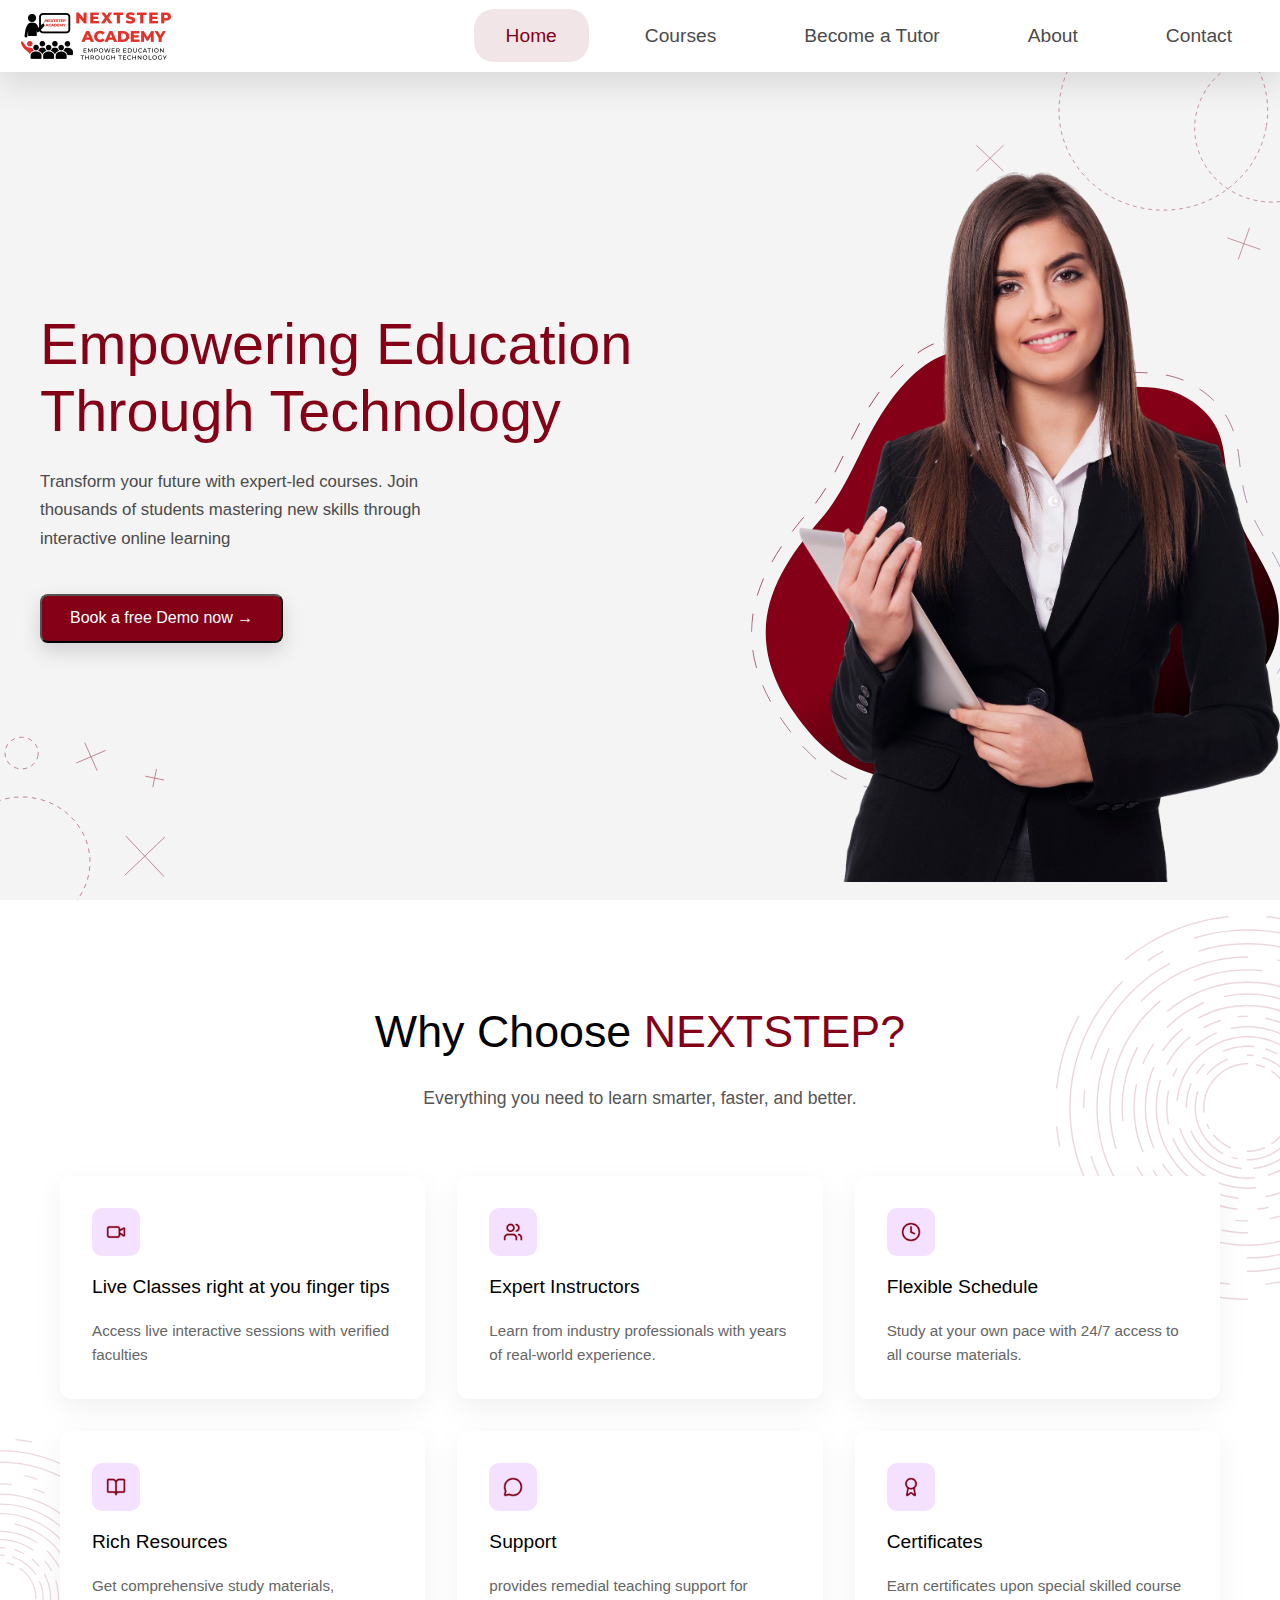
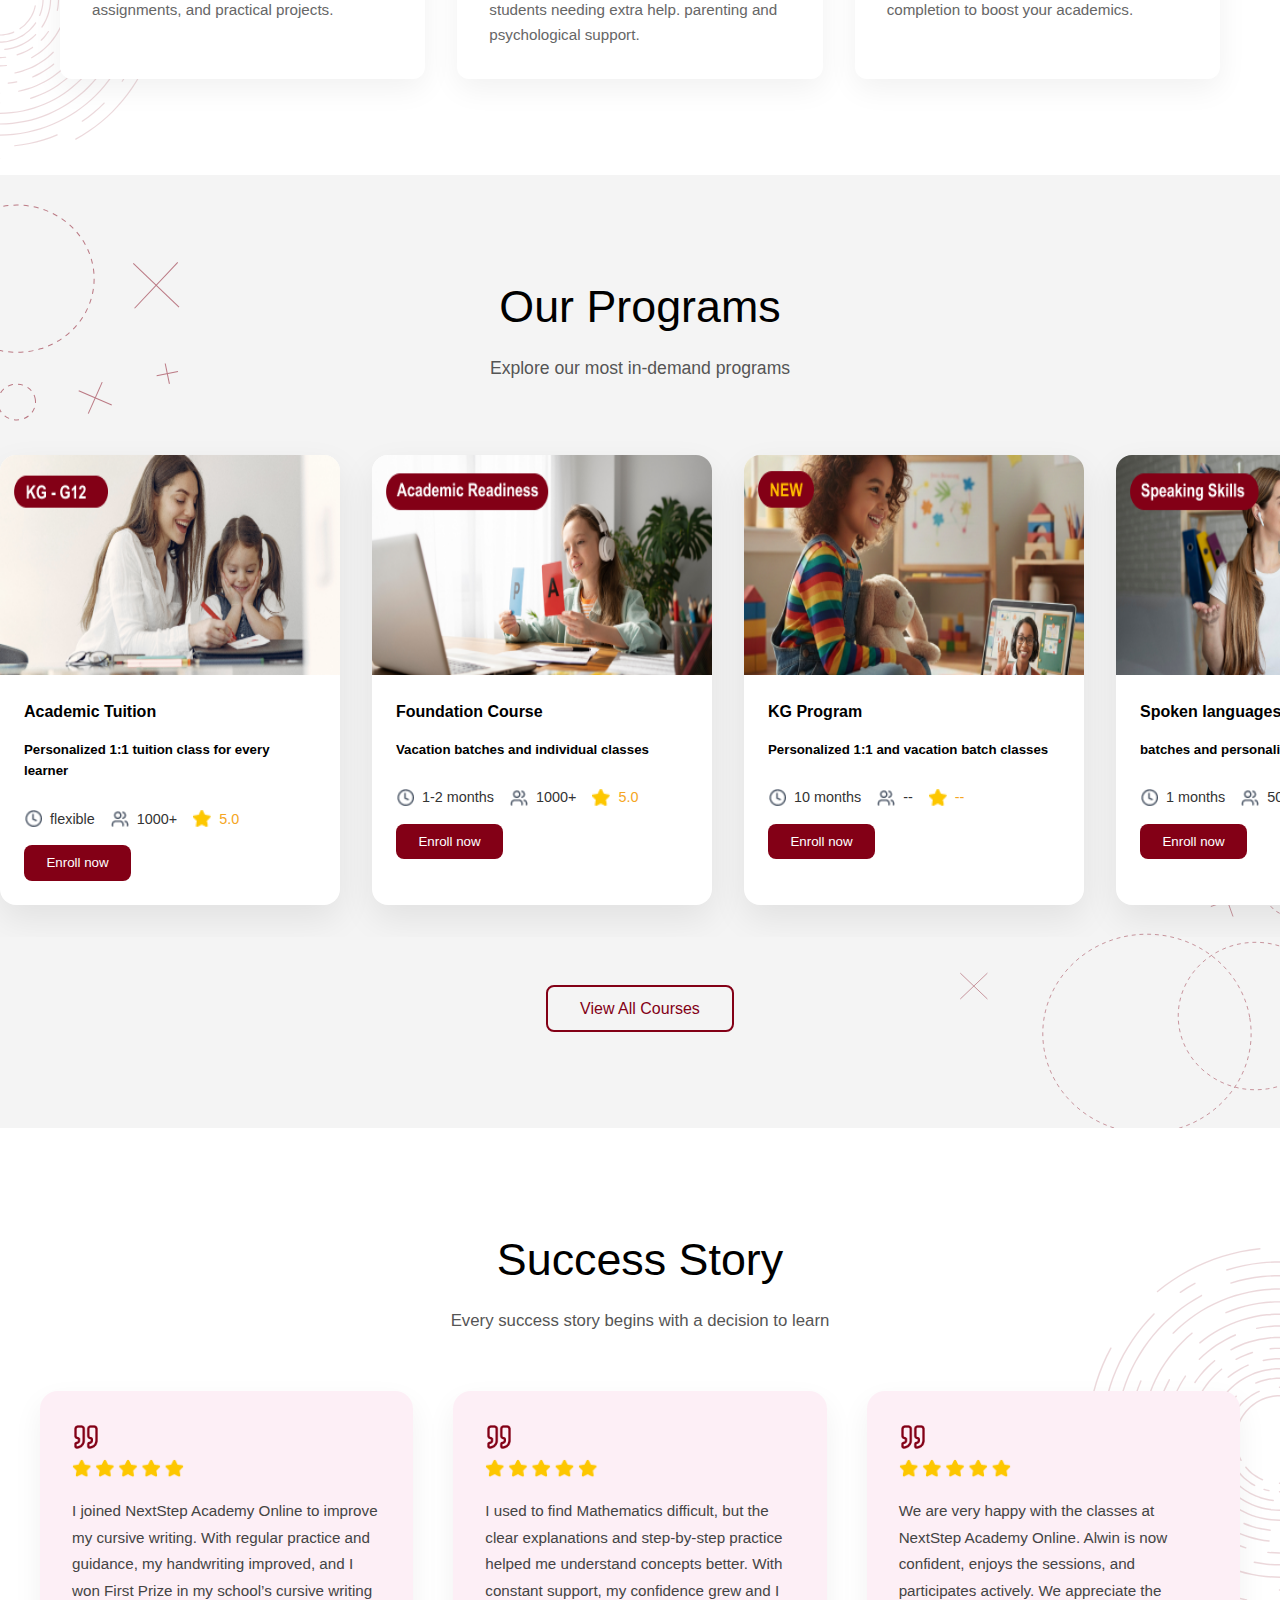
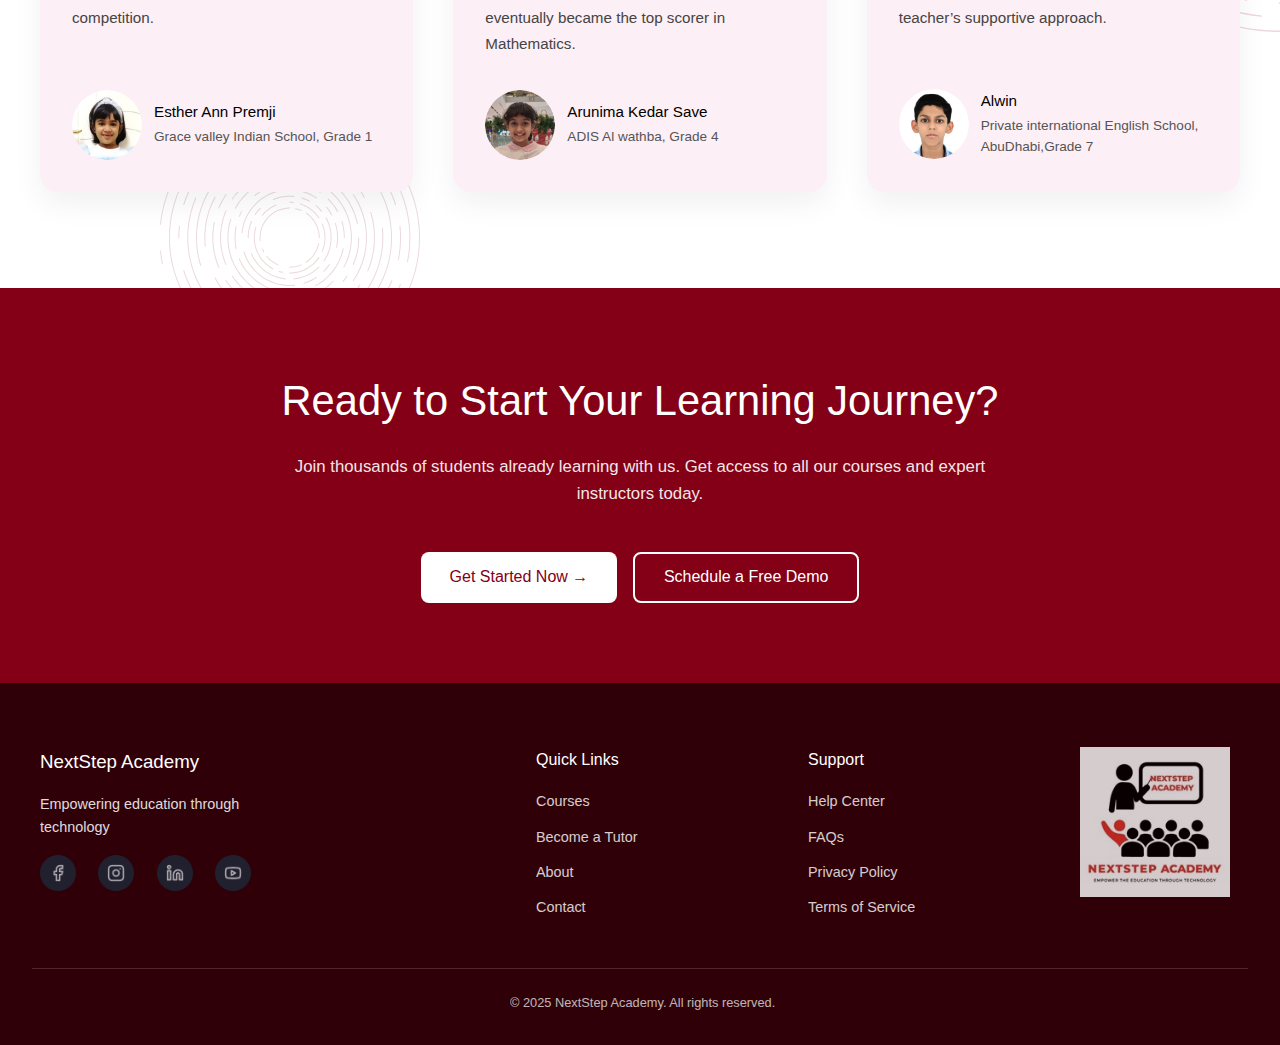
<file: next step academy/index.html>
<!DOCTYPE html>
<html>
    <head>
        <meta charset="utf-8"/>
        <meta name="viewport" content="width=device-width, initial-scale=1.0"/>
        <link rel="stylesheet" href="css/style.css">
        <link rel="icon" type="image/jpeg" href="assets/favicon.jpeg">
        <title>NextStep Academy</title>
    </head>
    <body>
        <header class="site-header">
            
            <nav class="navbar">
                <div class="navbar-container">
                    <a href="index.html"><img src="assets\nextStepAcademyLogo.jpeg" class="logo"/></a>
                    <button class="nav-toggle" aria-label="Toggle navigation">
                    <span></span>
                    <span></span>
                    <span></span>
                    </button>

                    <ul class="navtabs">
                    <li><a href="index.html" class="nav-active">Home</a></li>
                    <li><a href="course.html">Courses</a></li>
                    <li><a href="becomeATutor.html">Become a Tutor</a></li>
                    <li><a href="about.html">About</a></li>
                    <li><a href="contact.html">Contact</a></li>
                    </ul>
                </div>
            </nav>
            
        </header>
        <main>
            <section class="hero-page">
                <div class="container hero-container">
                <div class="hero-text">
                <h1>Empowering Education Through Technology</h1>
                <p>Transform your future with expert-led courses. 
                Join thousands of students mastering new skills
                through interactive online learning</p>
                
                <button onclick="openDemo()" class="hero-btn">Book a free Demo now →</button>
                </div>
                <div class="hero-img">
                    <img src="assets\BookdemoImg.png" alt="img of woman holding book" />

                </div>
                </div>
            </section>
            <section class="whyUs-page">
                <div class="whyUs-text">
                <h2>Why Choose <span class="highlight">NEXTSTEP?</span></h2>
                <p>Everything you need to learn smarter, faster, and better.</p>
                </div>
                <div class="whyUs-features">
                    <article class="whyUs-card">
                        <img src="assets\liveclassicon.png" alt="" class="whyUs-icon"/>
                        <h4>Live Classes right at you finger tips</h4>
                        <p>Access live interactive sessions with verified faculties</p>
                    </article>
                    <article class="whyUs-card">
                        <img src="assets\instructorsicon.png" alt="" class="whyUs-icon"/>
                        <h4>Expert Instructors</h4>
                        <p>Learn from industry professionals with years of real-world experience.</p>
                    </article>
                    <article class="whyUs-card">
                        <img src="assets\scheduleicon.png" alt="" class="whyUs-icon"/>
                        <h4>Flexible Schedule</h4>
                        <p>Study at your own pace with 24/7 access to all course materials.</p>
                    </article>
                    <article class="whyUs-card">
                        <img src="assets\resourceicon.png" alt="" class="whyUs-icon"/>
                        <h4>Rich Resources</h4>
                        <p>Get comprehensive study materials, assignments, and practical projects.</p>
                    </article>
                    <article class="whyUs-card">
                        <img src="assets\supporticon.png" alt="" class="whyUs-icon"/>
                        <h4>Support</h4>
                        <p>provides remedial teaching support for students needing extra help.
                            parenting and psychological support.</p>
                    </article>
                    <article class="whyUs-card">
                        <img src="assets\certificateicon.png" alt="" class="whyUs-icon"/>
                        <h4>Certificates</h4>
                        <p>Earn certificates upon special skilled course completion to boost your academics.</p>
                    </article>
                    
                </div>
            </section>
            <section class="program-page">
                <h2>Our Programs</h2>
                <h3>Explore our most in-demand programs</h3>
                <div class="program-scroll">
                <button class="scroll-arrow" aria-label="Scroll programs">
                    ›
                </button>
                
                <div class="program-cards">
                    <article class="progcard">
                        <div class="program-cardImg">
                            <img src="assets\Course-acaemicTuition.png" alt="" class="academicTuitionCard">
                        </div>
                        <div>
                            <h4>Academic Tuition</h4>
                            <h5>Personalized 1:1 tuition class for every learner</h5>
                            <ul class="program-cardAttributes">
                                <li>
                                    <img src="assets\clockicon.png" alt="" class="programAttributes-icon"/>
                                    <h6>flexible</h6>
                                    
                                </li>
                                <li>
                                    <img src="assets\counticon.png" alt="" class="programAttributes-icon"/>
                                    <h6>1000+</h6>
                                    
                                </li>
                                <li>
                                    <img src="assets\staricon.png" alt="" class="programAttributes-icon"/>
                                    <h6>5.0</h6>
                                    
                                </li>
                            </ul>
                            <button class="enroll-btn" data-whatsapp data-course-name="Academic Tuition">
                                Enroll now
                            </button>

                        </div>
                    </article>
                    <article class="progcard">
                        <div class="program-cardImg">
                            <img src="assets\Course-FoundationCourse.png" alt="" class="FoundationCourseCard">
                        </div>
                        <div>
                            <h4>Foundation Course</h4>
                            <h5>Vacation batches and individual classes </h5>
                            <ul class="program-cardAttributes">
                                <li>
                                    <img src="assets\clockicon.png" alt="" class="programAttributes-icon"/>
                                    <h6>1-2 months</h6>
                                    
                                </li>
                                <li>
                                    <img src="assets\counticon.png" alt="" class="programAttributes-icon"/>
                                    <h6>1000+</h6>
                                    
                                </li>
                                <li>
                                    <img src="assets\staricon.png" alt="" class="programAttributes-icon"/>
                                    <h6>5.0</h6>
                                    
                                </li>
                            </ul>
                            <button class="enroll-btn" data-whatsapp data-course-name="Foundation Course">
                                Enroll now
                            </button>

                        </div>
                    </article>
                    <article class="progcard">
                        <div class="program-cardImg">
                            <img src="assets\Course-KGProgram.png" alt="" class="KGProgramCard">
                        </div>
                        <div>
                            <h4>KG Program</h4>
                            <h5>Personalized 1:1 and vacation batch classes </h5>
                            <ul class="program-cardAttributes">
                                <li>
                                    <img src="assets\clockicon.png" alt="" class="programAttributes-icon"/>
                                    <h6>10 months</h6>
                                    
                                </li>
                                <li>
                                    <img src="assets\counticon.png" alt="" class="programAttributes-icon"/>
                                    <h6>--</h6>
                                    
                                </li>
                                <li>
                                    <img src="assets\staricon.png" alt="" class="programAttributes-icon"/>
                                    <h6>--</h6>
                                    
                                </li>
                            </ul>
                            <button class="enroll-btn" data-whatsapp data-course-name="KG Program">
                                Enroll now
                            </button>

                        </div>
                    </article>
                    <article class="progcard">
                        <div class="program-cardImg">
                            <img src="assets\Course-SpokenLanguage.png" alt="" class="SpokenLanguageCard"/>
                        </div>
                        <div>
                            <h4>Spoken languages</h4>
                            <h5>batches and personalized sessions</h5>
                            <ul class="program-cardAttributes">
                                <li>
                                    <img src="assets\clockicon.png" alt="" class="programAttributes-icon"/>
                                    <h6>1 months</h6>
                                    
                                </li>
                                <li>
                                    <img src="assets\counticon.png" alt="" class="programAttributes-icon"/>
                                    <h6>500+</h6>
                                    
                                </li>
                                <li>
                                    <img src="assets\staricon.png" alt="" class="programAttributes-icon"/>
                                    <h6>5.0</h6>
                                    
                                </li>
                            </ul>
                            <button class="enroll-btn" data-whatsapp data-course-name="Spoken Languages">
                                Enroll now
                            </button>

                        </div>
                    </article>

                </div>
                </div>
                
               <a href="course.html" > <button class="all-course-btn">View All Courses</button></a>

            </section>
            <section class="successStory-page">
                <h2>Success Story</h2>
                <h3>Every success story begins with a decision to learn</h3>
                <div class="success-scroll">
                <button class="scroll-arrow">›</button>
                <div class="successStory-cards">
                    <article class="successStory-card">
                        <div class="testimonial-header">
                        <img src="assets\commaicon.png" alt=""  class="quote-icon"/>
                        <img src="assets\5starsicon.png" alt="" class="stars"/>
                        </div>
                        <p class="testimonial-text">I joined NextStep Academy Online to improve my cursive writing. 
                            With regular practice and guidance, my handwriting improved,
                             and I won First Prize in my school’s cursive writing competition.
                        </p>
                        <div class="testimonial-author">
                        <img src="assets\reviewStudent1.png" alt=""/>
                        
                        <div class="author-info">
                        <h4>Esther Ann Premji</h4>
                        <p>
                            Grace valley Indian School,
                            Grade 1 
                        </p>
                        </div>
                        </div>
                    </article>
                    <article class="successStory-card">
                        <div class="testimonial-header">
                        <img src="assets\commaicon.png" alt="" class="quote-icon"/>
                        <img src="assets\5starsicon.png" alt="" class="stars"/>
                        </div>
                        <p class="testimonial-text">I used to find Mathematics difficult, but the clear explanations
                             and step-by-step practice helped me understand concepts better.
                             With constant support, my confidence grew and I eventually became 
                             the top scorer in Mathematics.
                        </p>
                        <div class="testimonial-author">
                        <img src="assets\reviewStudent2.png" alt=""/>
                        <div class="author-info">
                        <h4>Arunima Kedar Save </h4>
                        <p>
                            ADIS Al wathba, 
                            Grade 4 
                        </p>
                        </div>
                        </div>
                    </article>
                    <article class="successStory-card">
                        <div class="testimonial-header">
                        <img src="assets\commaicon.png" alt="" class="quote-icon"/>
                        <img src="assets\5starsicon.png" alt="" class="stars"/>
                        </div>
                        <p class="testimonial-text">We are very happy with the classes at NextStep Academy Online. 
                            Alwin is now confident, enjoys the sessions, and participates actively.
                             We appreciate the teacher’s supportive approach.
                        </p>
                        <div class="testimonial-author">
                        <img src="assets\reviewStudent3.png" alt=""/>
                        <div class="author-info">
                        <h4>Alwin</h4>
                        <p>
                            Private international English School,
                            AbuDhabi,Grade 7
                        </p>
                        </div>
                        </div>
                    </article>
                    

                </div>
                </div>
            </section>
            <section class="endcard-page">
                <h2>Ready to Start Your Learning Journey?</h2>
                <h3>Join thousands of students already learning with us. 
                    Get access to all our courses and expert instructors today.</h3>
                <div class="endcard-actions">
                    <button class="btn-primary" data-whatsapp data-course-name="Available Courses">Get Started Now →</button>
                    <button onclick="openDemo()" class="btn-outline">Schedule a Free Demo</button>
                </div>
            </section>
        </main>
        <footer class="main-footer">
            <div class="footer-container">
                <div class="footer-brand">
                <h3>NextStep Academy</h3>
                <p>Empowering education through technology</p>
                <div class="footer-socials">  
                <a href="https://www.facebook.com/share/187WJjCcgc/"><img src="assets\facebookdarkicon.png" alt="NextStepFB"/></a>
                <a href="https://www.instagram.com/nextstepacademyonline?igsh=MXJxb3ZsZzNtcGZ3eg=="><img src="assets\instagramdarkicon.png" alt="NextStepIG"/></a>
                <a href=""><img src="assets\linkedlndarkicon.png" alt="NextStepLinkedIn"/></a>
                <a href="https://www.youtube.com/@NEXTSTEPACADEMYONLINE"><img src="assets\youtubedarkicon.png" alt="NextStepInstagram"/></a>
                </div>
                </div>
            <div>
                <nav class="footer-links">
                <h4>
                    Quick Links
                </h4>
                <ul>
                    <li><a href="course.html">Courses</a></li>
                    <li><a href="becomeATutor.html">Become a Tutor</a></li>
                    <li><a href="about.html">About</a></li>
                    <li><a href="">Contact</a></li>
                </ul>
                </nav>

            </div>
            <div>
                <nav class="footer-support-links">
                <h4>
                    Support
                </h4>
                <ul>
                    <li><a href="">Help Center</a></li>
                    <li><a href="">FAQs</a></li>
                    <li><a href="">Privacy Policy</a></li>
                    <li><a href="">Terms of Service</a></li>
                </ul>
                </nav>

            </div>
            <div class="footer-img">
                <a href="index.html"><img src="assets\footerimg.svg"/></a>
            </div>
            </div>
            <hr id="footerhr">
            <p class="copyright">© 2025 NextStep Academy. All rights reserved.</p>

        </footer>
        <div class="demo-overlay" id="demoOverlay">
        <div class="demo-modal">
        <button class="demo-close" onclick="closeDemo()">✕</button>

    <h2>Book a Free Live Demo Class</h2>
    <p class="demo-subtext">Experience our teaching before enrolling</p>

    <form class="demo-form" id="demoForm">
  <label>
    Name
    <input type="text" id="demoName" placeholder="Student Name" required />
  </label>

  <label>
    Class
    <input type="text" id="demoClass" placeholder="Class / Grade" required />
  </label>

  <label>
    Phone Number
    <input type="tel" id="demoWhatsapp" placeholder="+91 XXXXXXXXXX" required />
  </label>

  <button type="submit" class="demo-btn">
    Book →
  </button>
</form>
    </div>
    </div>
    <script>
      function openDemo() {
        document.getElementById("demoOverlay").classList.add("active");
        document.body.style.overflow = "hidden";
      }

      function closeDemo() {
        document.getElementById("demoOverlay").classList.remove("active");
        document.body.style.overflow = "";
      }
    </script>
    <script src="js/connection.js"></script>



    </body>
</html>
</file>
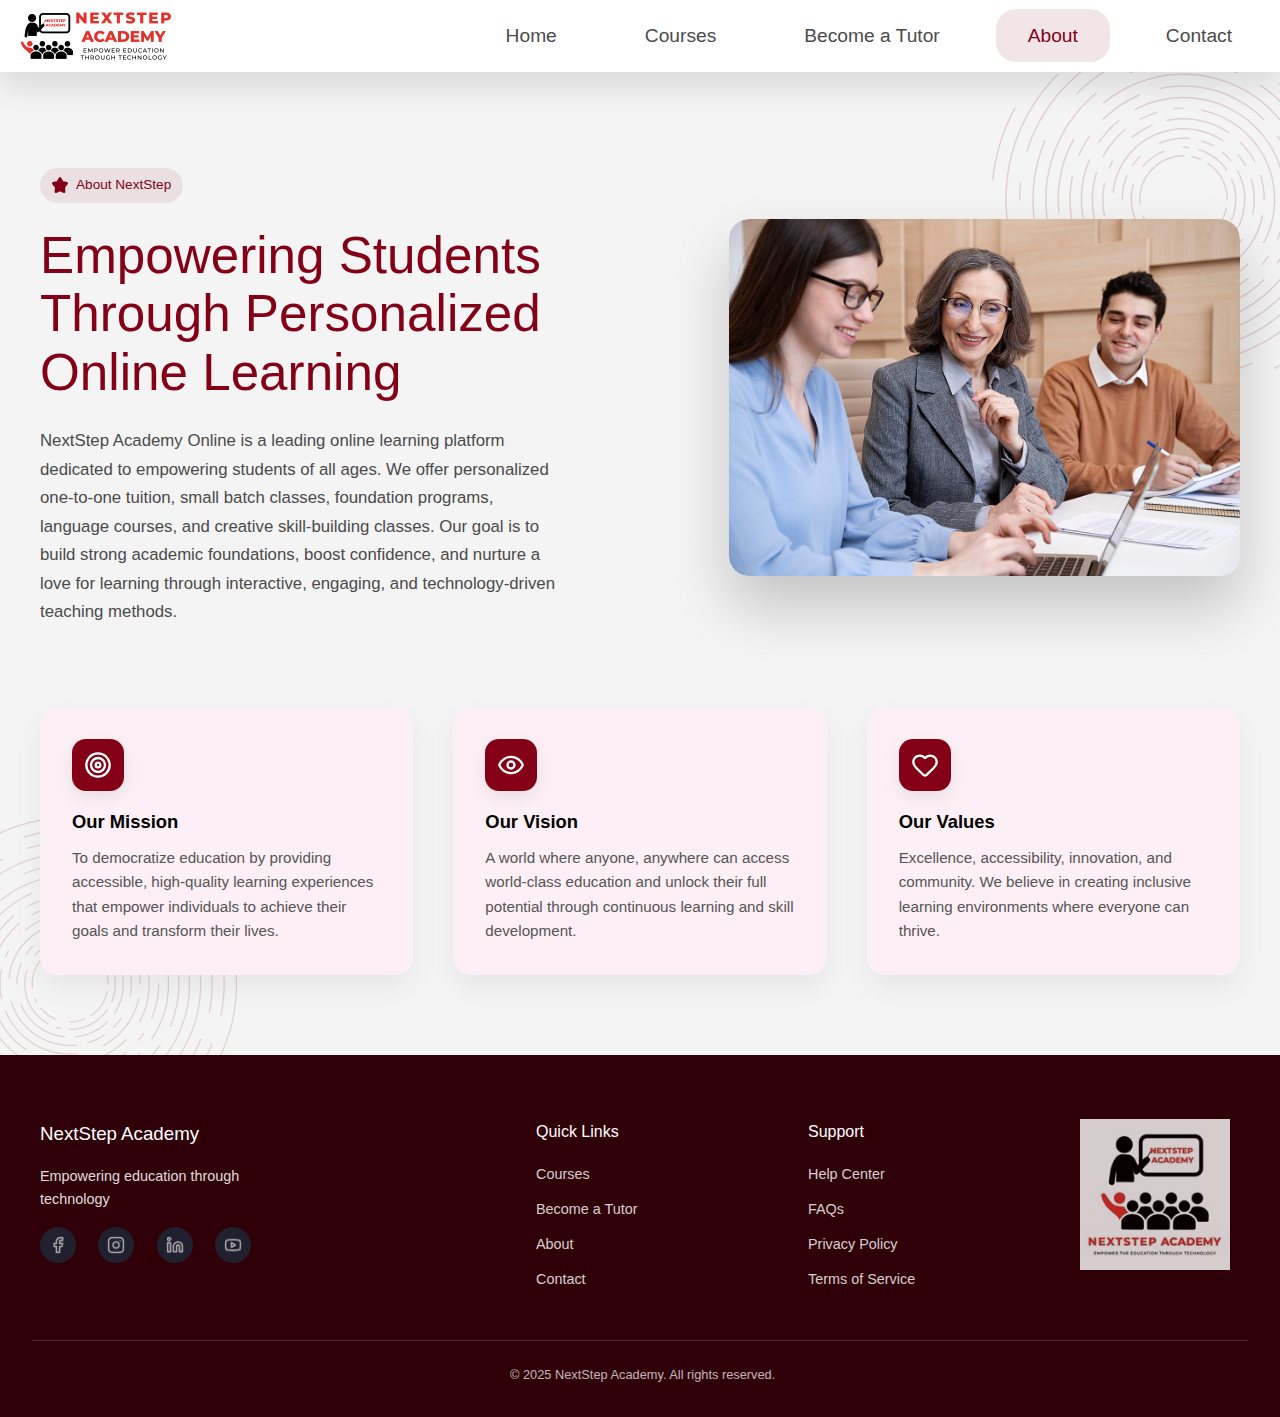
<file: next step academy/about.html>
<!DOCTYPE html>
<html>
    <head>
        <meta charset="utf-8"/>
        <meta name="viewport" content="width=device-width, initial-scale=1.0"/>
        <link rel="stylesheet" href="css/style.css">
        <link rel="icon" type="image/jpeg" href="images/favicon.jpeg">
        <title>NextStep Academy</title>

    </head>
    <body>
        <header class="site-header">
            
            <nav class="navbar">
                <div class="navbar-container">
                    <a href="index.html"><img src="assets\nextStepAcademyLogo.jpeg" class="logo"/></a>
                    <button class="nav-toggle" aria-label="Toggle navigation">
                    <span></span>
                    <span></span>
                    <span></span>
                    </button>
                    <ul class="navtabs">
                    <li><a href="index.html">Home</a></li>
                    <li><a href="course.html">Courses</a></li>
                    <li><a href="becomeATutor.html" >Become a Tutor</a></li>
                    <li><a href="about.html" class="nav-active">About</a></li>
                    <li><a href="contact.html">Contact</a></li>
                    </ul>
                </div>
            </nav>
            
        </header>
        <main>
            <section class="about-section">
  <div class="about-container">

    <div class="about-content">
      <div class="about-badge">
        <img src="assets\about-star.svg" alt="star-icon"/>
         <span>About NextStep</span>
      </div>

      <h1>
        Empowering Students<br />
        Through Personalized<br />
        Online Learning
      </h1>

      <p class="about-description">
        NextStep Academy Online is a leading online learning platform
        dedicated to empowering students of all ages. We offer
        personalized one-to-one tuition, small batch classes, foundation
        programs, language courses, and creative skill-building classes.
        Our goal is to build strong academic foundations, boost
        confidence, and nurture a love for learning through interactive,
        engaging, and technology-driven teaching methods.
      </p>
    </div>

    <div class="about-image">
      <img
        src="assets\about-image.png"
        alt="Students learning online with instructor"
      />
    </div>

  </div>

  <div class="about-cards">

    <div class="about-card">
      <div class="card-icon">
        <img src="assets\abt-icon-mission.svg" alt=""/>
      </div>
      <h3>Our Mission</h3>
      <p>
        To democratize education by providing accessible, high-quality
        learning experiences that empower individuals to achieve their
        goals and transform their lives.
      </p>
    </div>

    <div class="about-card">
      <div class="card-icon">
        <img src="assets\abt-icon-vision.svg" alt="">
      </div>
      <h3>Our Vision</h3>
      <p>
        A world where anyone, anywhere can access world-class education
        and unlock their full potential through continuous learning and
        skill development.
      </p>
    </div>

    <div class="about-card">
      <div class="card-icon">
        <img src="assets\abt-icon-values.svg" alt="">
      </div>    
      <h3>Our Values</h3>
      <p>
        Excellence, accessibility, innovation, and community. We believe
        in creating inclusive learning environments where everyone can
        thrive.
      </p>
    </div>

  </div>
</section>
            
        </main>
        <footer class="main-footer">
            <div class="footer-container">
                <div class="footer-brand">
                <h3>NextStep Academy</h3>
                <p>Empowering education through technology</p>
                <div class="footer-socials">  
                <a href="https://www.facebook.com/share/187WJjCcgc/"><img src="assets\facebookdarkicon.png" alt="NextStepFB"/></a>
                <a href="https://www.instagram.com/nextstepacademyonline?igsh=MXJxb3ZsZzNtcGZ3eg=="><img src="assets\instagramdarkicon.png" alt="NextStepIG"/></a>
                <a href=""><img src="assets\linkedlndarkicon.png" alt="NextStepLinkedIn"/></a>
                <a href="https://www.youtube.com/@NEXTSTEPACADEMYONLINE"><img src="assets\youtubedarkicon.png" alt="NextStepInstagram"/></a>
                </div>
                </div>
            <div>
                <nav class="footer-links">
                <h4>
                    Quick Links
                </h4>
                <ul>
                    <li><a href="course.html">Courses</a></li>
                    <li><a href="becomeATutor.html">Become a Tutor</a></li>
                    <li><a href="about.html">About</a></li>
                    <li><a href="">Contact</a></li>
                </ul>
                </nav>

            </div>
            <div>
                <nav class="footer-support-links">
                <h4>
                    Support
                </h4>
                <ul>
                    <li><a href="">Help Center</a></li>
                    <li><a href="">FAQs</a></li>
                    <li><a href="">Privacy Policy</a></li>
                    <li><a href="">Terms of Service</a></li>
                </ul>
                </nav>

            </div>
            <div class="footer-img">
                <a href="index.html"><img src="assets\footerimg.svg"/></a>
            </div>
            </div>
            <hr id="footerhr">
            <p class="copyright">© 2025 NextStep Academy. All rights reserved.</p>

        </footer>
    </body>
    <script src="js/course-filter.js"></script>
    <script src="js/connection.js"></script>
</html>
</file>
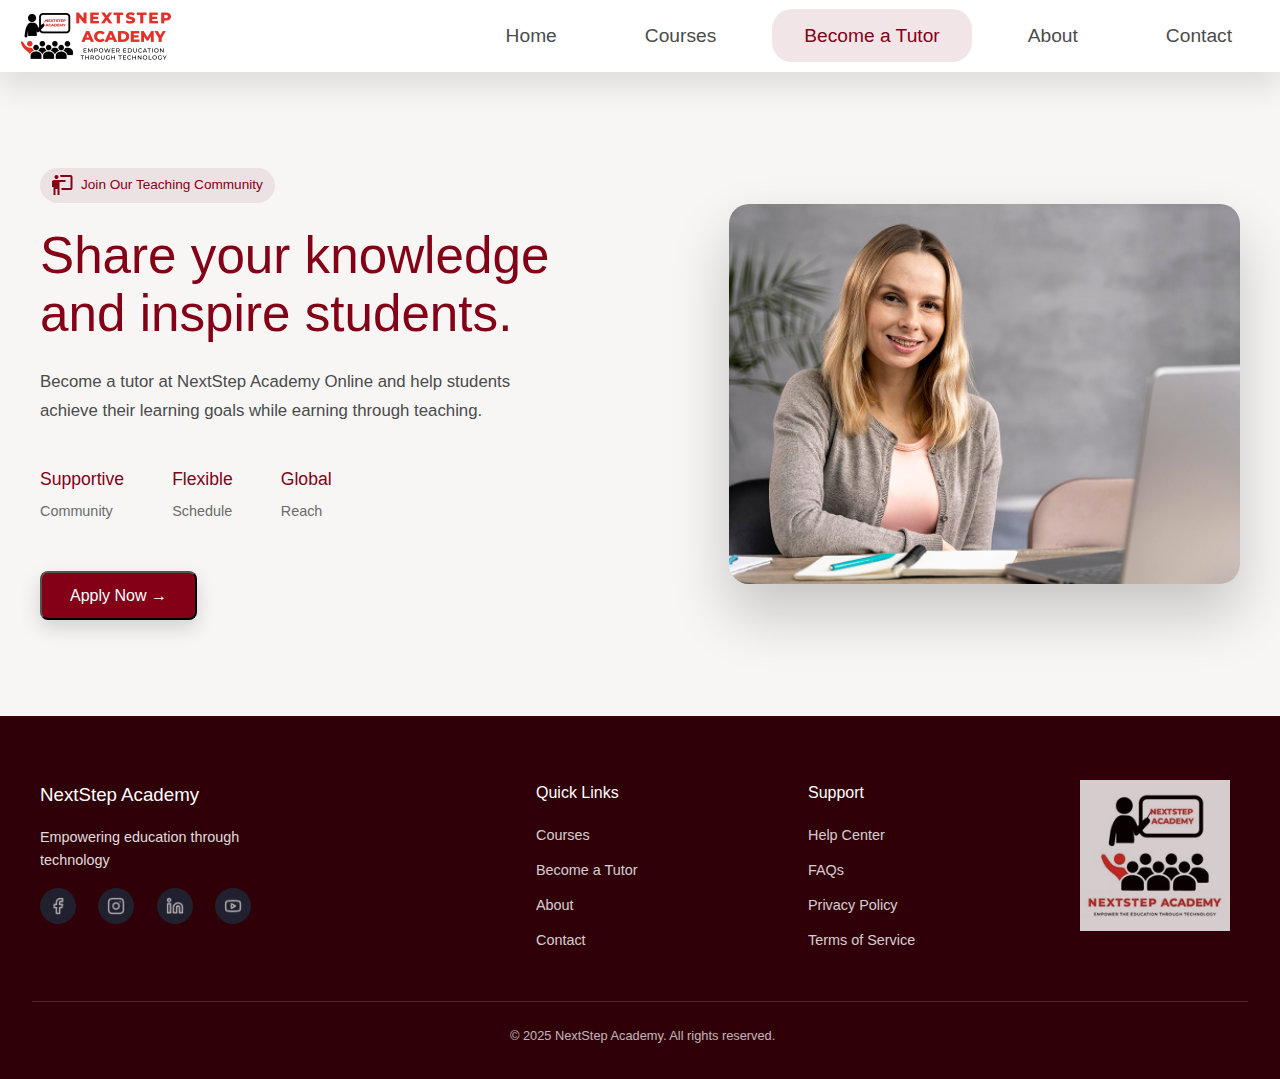
<file: next step academy/becomeATutor.html>
<!DOCTYPE html>
<html>
    <head>
        <meta charset="utf-8"/>
        <meta name="viewport" content="width=device-width, initial-scale=1.0"/>
        <link rel="stylesheet" href="css/style.css">
        <link rel="icon" type="image/jpeg" href="images/favicon.jpeg">
        <title>NextStep Academy</title>

    </head>
    <body>
        <header class="site-header">
            
            <nav class="navbar">
                <div class="navbar-container">
                    <a href="index.html"><img src="assets\nextStepAcademyLogo.jpeg" class="logo"/></a>
                    <button class="nav-toggle" aria-label="Toggle navigation">
                    <span></span>
                    <span></span>
                    <span></span>
                    </button>
                    <ul class="navtabs">
                    <li><a href="index.html">Home</a></li>
                    <li><a href="course.html">Courses</a></li>
                    <li><a href="becomeATutor.html" class="nav-active">Become a Tutor</a></li>
                    <li><a href="about.html">About</a></li>
                    <li><a href="contact.html">Contact</a></li>
                    </ul>
                </div>
            </nav>
            
        </header>
        <main>
            <section class="tutor-hero">
        <div class="container tutor-hero-container">

   
    <div class="tutor-content">

      <span class="tutor-badge">
        <img src="assets/teach.svg" alt="" />
        Join Our Teaching Community
      </span>

      <h1>
        Share your knowledge<br />
        and inspire students.
      </h1>

      <p class="tutor-description">
        Become a tutor at NextStep Academy Online and help students
        achieve their learning goals while earning through teaching.
      </p>


      <div class="tutor-highlights">
        <div class="highlight">
          <h3>Supportive</h3>
          <span>Community</span>
        </div>

        <div class="highlight">
          <h3>Flexible</h3>
          <span>Schedule</span>
        </div>

        <div class="highlight">
          <h3>Global</h3>
          <span>Reach</span>
        </div>
      </div>

      <button class="hero-btn" data-whatsapp data-course-name="being a Tutor at NextStep Academy">Apply Now →</button>
      

    </div>
    <div class="tutor-image">
      <img
        src="assets/tutor-hero.png"
        alt="Online tutor teaching students"
      />
    </div>

  </div>
</section>

        </main>
        <footer class="main-footer">
            <div class="footer-container">
                <div class="footer-brand">
                <h3>NextStep Academy</h3>
                <p>Empowering education through technology</p>
                <div class="footer-socials">  
                <a href="https://www.facebook.com/share/187WJjCcgc/"><img src="assets\facebookdarkicon.png" alt="NextStepFB"/></a>
                <a href="https://www.instagram.com/nextstepacademyonline?igsh=MXJxb3ZsZzNtcGZ3eg=="><img src="assets\instagramdarkicon.png" alt="NextStepIG"/></a>
                <a href=""><img src="assets\linkedlndarkicon.png" alt="NextStepLinkedIn"/></a>
                <a href="https://www.youtube.com/@NEXTSTEPACADEMYONLINE"><img src="assets\youtubedarkicon.png" alt="NextStepInstagram"/></a>
                </div>
                </div>
            <div>
                <nav class="footer-links">
                <h4>
                    Quick Links
                </h4>
                <ul>
                    <li><a href="course.html">Courses</a></li>
                    <li><a href="becomeATutor.html">Become a Tutor</a></li>
                    <li><a href="about.html">About</a></li>
                    <li><a href="">Contact</a></li>
                </ul>
                </nav>

            </div>
            <div>
                <nav class="footer-support-links">
                <h4>
                    Support
                </h4>
                <ul>
                    <li><a href="">Help Center</a></li>
                    <li><a href="">FAQs</a></li>
                    <li><a href="">Privacy Policy</a></li>
                    <li><a href="">Terms of Service</a></li>
                </ul>
                </nav>

            </div>
            <div class="footer-img">
                <a href="index.html"><img src="assets\footerimg.svg"/></a>
            </div>
            </div>
            <hr id="footerhr">
            <p class="copyright">© 2025 NextStep Academy. All rights reserved.</p>

        </footer>
        
    </body>
    <script src="js/connection.js"></script>
</html>
</file>
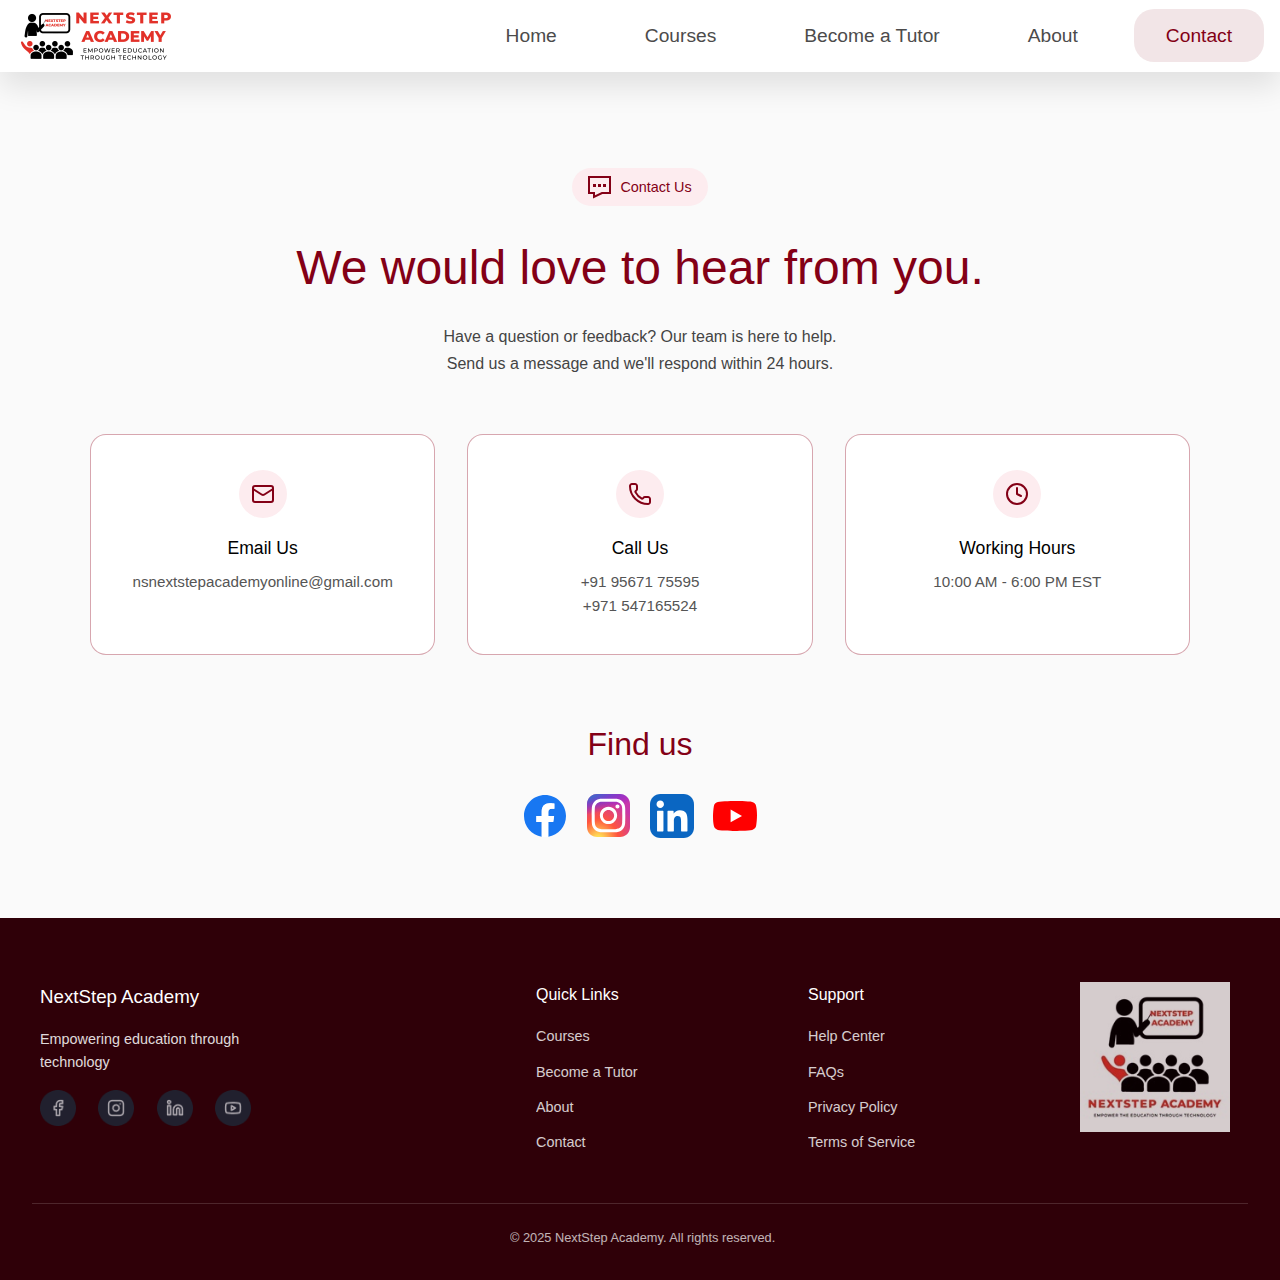
<file: next step academy/contact.html>
<!DOCTYPE html>
<html>
    <head>
        <meta charset="utf-8"/>
        <meta name="viewport" content="width=device-width, initial-scale=1.0"/>
        <link rel="stylesheet" href="css/style.css">
        <link rel="icon" type="image/jpeg" href="images/favicon.jpeg">
        <title>NextStep Academy</title>

    </head>
    <body>
        <header class="site-header">
            
            <nav class="navbar">
                <div class="navbar-container">
                    <a href="index.html"><img src="assets\nextStepAcademyLogo.jpeg" class="logo"/></a>
                    <button class="nav-toggle" aria-label="Toggle navigation">
                    <span></span>
                    <span></span>
                    <span></span>
                    </button>
                    <ul class="navtabs">
                    <li><a href="index.html">Home</a></li>
                    <li><a href="course.html" >Courses</a></li>
                    <li><a href="becomeATutor.html">Become a Tutor</a></li>
                    <li><a href="about.html">About</a></li>
                    <li><a href="contact.html" class="nav-active">Contact</a></li>
                    </ul>
                </div>
            </nav>
            
        </header>
        <main>
            <section class="contact-section">
  <div class="container">

    <div class="section-pill">
      <span class="pill-icon"><img src="    assets\contact-grommet-icons_contact.svg" alt=""/></span>
      Contact Us
    </div>

    <h1 class="contact-title">
      We would love to hear from you.
    </h1>
    <p class="contact-subtitle">
      Have a question or feedback? Our team is here to help.<br>
      Send us a message and we'll respond within 24 hours.
    </p>

    <div class="contact-cards">

      <div class="contact-card">
        <div class="contact-icon"><img src="assets\contact-mail.svg" alt=""/></div>
        <h3>Email Us</h3>
        <p>nsnextstepacademyonline@gmail.com</p>
      </div>

      <div class="contact-card">
        <div class="contact-icon"><img src="assets\contact-phone.svg" alt=""/></div>
        <h3>Call Us</h3>
        <p>
          +91 95671 75595<br>
          +971 547165524
        </p>
      </div>

      <div class="contact-card">
        <div class="contact-icon"><img src="assets\contact-time.svg" alt=""/></div>
        <h3>Working Hours</h3>
        <p>10:00 AM - 6:00 PM EST</p>
      </div>

    </div>

    <h2 class="find-us-title">Find us</h2>

    <div class="social-links">
      <a href="https://www.facebook.com/share/187WJjCcgc/" class="social fb"><img src="assets\contact-logos_facebook.svg"></a>
      <a href="https://www.instagram.com/nextstepacademyonline?igsh=MXJxb3ZsZzNtcGZ3eg==" class="social ig"><img src="assets\contact-skill-icons_instagram.svg"></a>
      <a href="#" class="social in"><img src="assets\contact-skill-icons_linkedin.svg"></a>
      <a href="https://www.youtube.com/@NEXTSTEPACADEMYONLINE" class="social yt"><img src="assets\contact-logos_youtube-icon.svg"></a>
    </div>

  </div>
</section>

        </main>
        <footer class="main-footer">
            <div class="footer-container">
                <div class="footer-brand">
                <h3>NextStep Academy</h3>
                <p>Empowering education through technology</p>
                <div class="footer-socials">  
                <a href="https://www.facebook.com/share/187WJjCcgc/"><img src="assets\facebookdarkicon.png" alt="NextStepFB"/></a>
                <a href="https://www.instagram.com/nextstepacademyonline?igsh=MXJxb3ZsZzNtcGZ3eg=="><img src="assets\instagramdarkicon.png" alt="NextStepIG"/></a>
                <a href=""><img src="assets\linkedlndarkicon.png" alt="NextStepLinkedIn"/></a>
                <a href="https://www.youtube.com/@NEXTSTEPACADEMYONLINE"><img src="assets\youtubedarkicon.png" alt="NextStepInstagram"/></a>
                </div>
                </div>
            <div>
                <nav class="footer-links">
                <h4>
                    Quick Links
                </h4>
                <ul>
                    <li><a href="course.html">Courses</a></li>
                    <li><a href="becomeATutor.html">Become a Tutor</a></li>
                    <li><a href="about.html">About</a></li>
                    <li><a href="contact.html">Contact</a></li>
                </ul>
                </nav>

            </div>
            <div>
                <nav class="footer-support-links">
                <h4>
                    Support
                </h4>
                <ul>
                    <li><a href="">Help Center</a></li>
                    <li><a href="">FAQs</a></li>
                    <li><a href="">Privacy Policy</a></li>
                    <li><a href="">Terms of Service</a></li>
                </ul>
                </nav>

            </div>
            <div class="footer-img">
                <a href="index.html"><img src="assets\footerimg.svg"/></a>
            </div>
            </div>
            <hr id="footerhr">
            <p class="copyright">© 2025 NextStep Academy. All rights reserved.</p>

        </footer>
    </body>
    <script src="js/course-filter.js"></script>
    <script src="js/connection.js"></script>
</html>
</file>
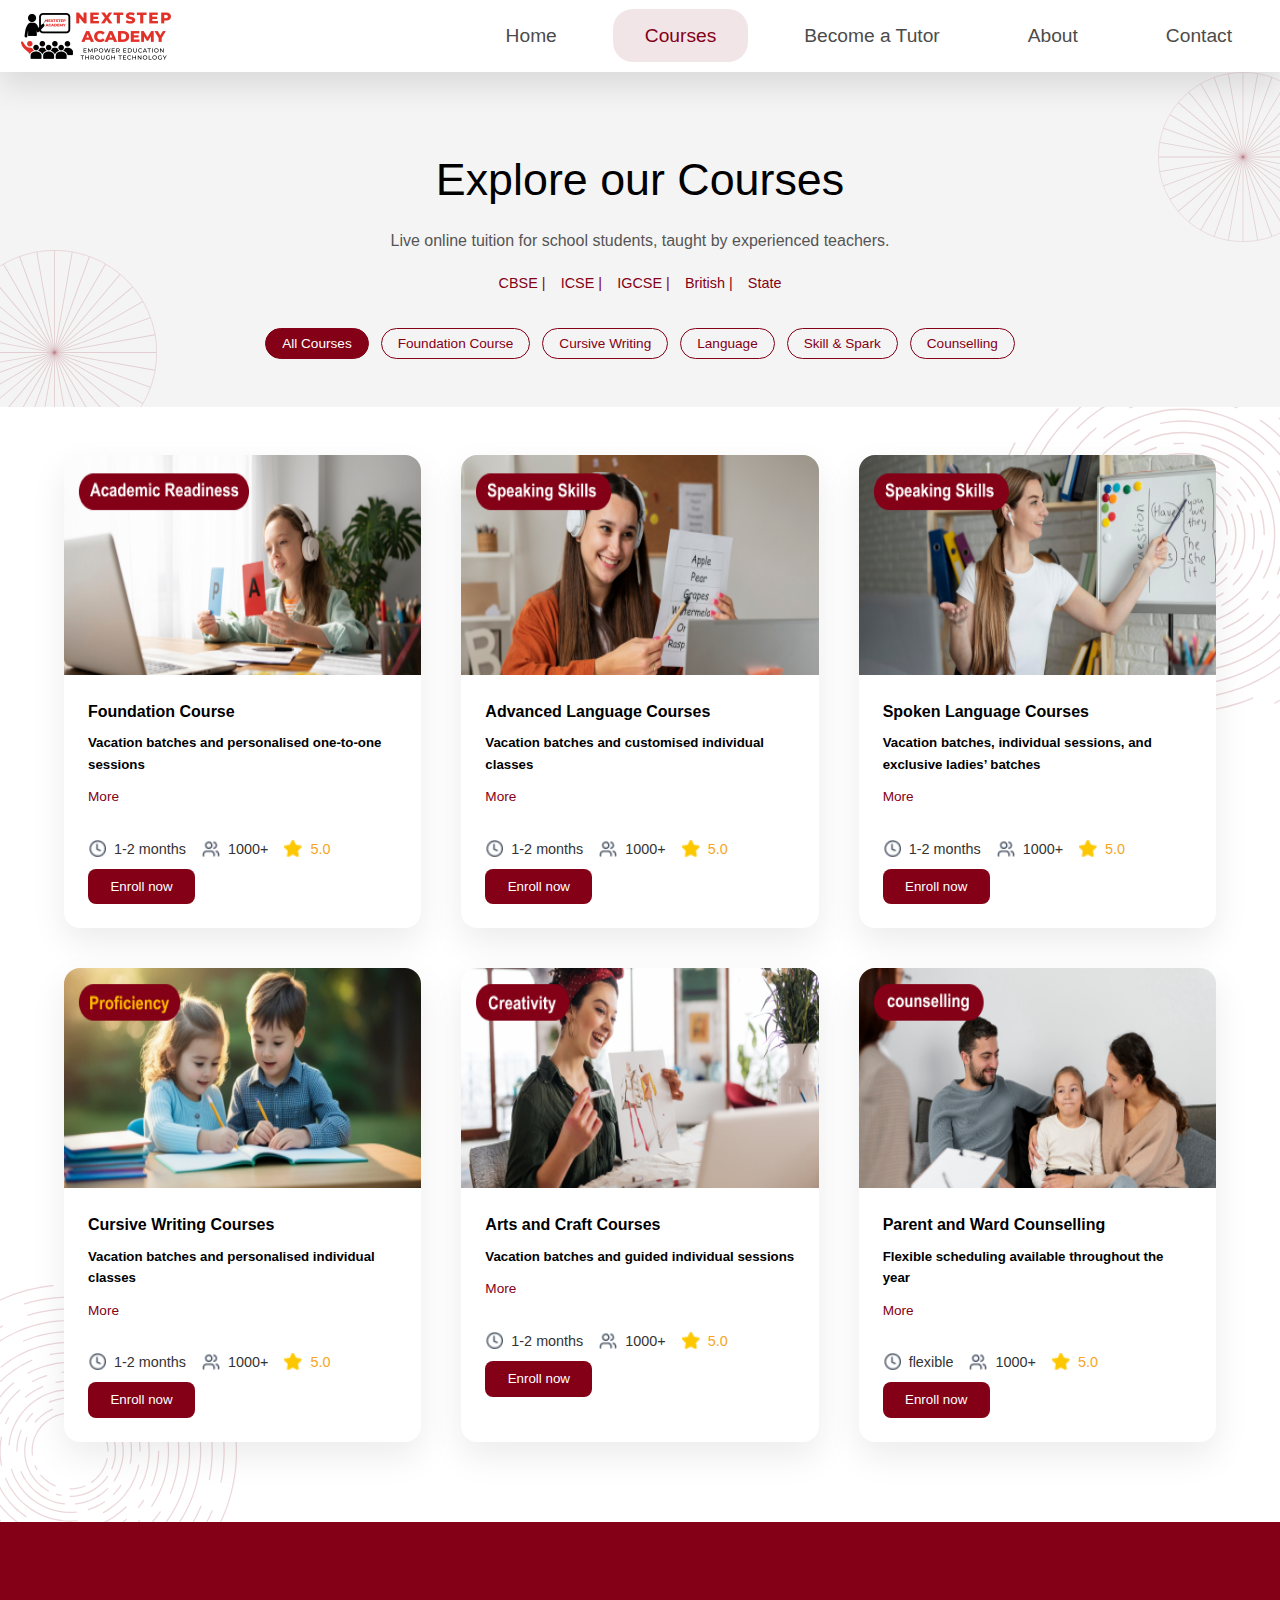
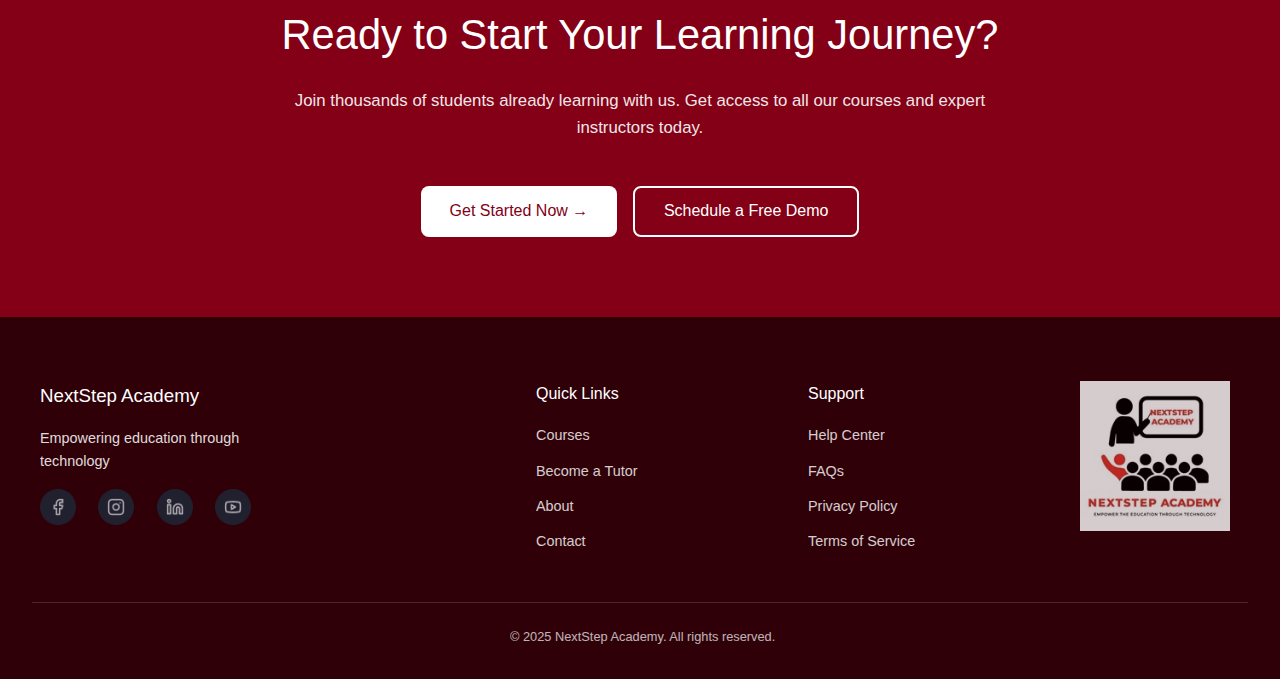
<file: next step academy/course.html>
<!DOCTYPE html>
<html>
    <head>
        <meta charset="utf-8"/>
        <meta name="viewport" content="width=device-width, initial-scale=1.0"/>
        <link rel="stylesheet" href="css/style.css">
        <link rel="icon" type="image/jpeg" href="images/favicon.jpeg">
        <title>NextStep Academy</title>

    </head>
    <body>
        <header class="site-header">
            
            <nav class="navbar">
                <div class="navbar-container">
                    <a href="index.html"><img src="assets\nextStepAcademyLogo.jpeg" class="logo"/></a>
                    <button class="nav-toggle" aria-label="Toggle navigation">
                    <span></span>
                    <span></span>
                    <span></span>
                    </button>
                    <ul class="navtabs">
                    <li><a href="index.html">Home</a></li>
                    <li><a href="course.html" class="nav-active">Courses</a></li>
                    <li><a href="becomeATutor.html">Become a Tutor</a></li>
                    <li><a href="about.html">About</a></li>
                    <li><a href="contact.html">Contact</a></li>
                    </ul>
                </div>
            </nav>
            
        </header>
        <main>
            <section class="courses-hero">
                <div class="container">

    <h1>Explore our Courses</h1>

    <p class="subtitle">
      Live online tuition for school students, taught by experienced teachers.
    </p>

    <div class="boards">
      <span>CBSE |</span>
      <span>ICSE |</span>
      <span>IGCSE |</span>
      <span>British |</span>
      <span>State</span>
    </div>

    <div class="course-tabs">
      <button class="active" data-filter="all">All Courses</button>
      <button data-filter="foundation">Foundation Course</button>
      <button data-filter="cursive">Cursive Writing</button>
      <button data-filter="language">Language</button>
      <button data-filter="skill">Skill & Spark</button>
      <button data-filter="counselling">Counselling</button>
    </div>

        </div>
        </section>
    <section class="course-cards">
                <div class="course-grid">
                    <article class="course-card" data-id="foundation" data-category="foundation">
                        <div class="program-cardImg">
                            <img src="assets\Course-FoundationCourse.png" alt="" class="academicTuitionCard">
                        </div>
                        <div>
                            <h4>Foundation Course</h4>
                            <h5>Vacation batches and personalised one-to-one sessions</h5>
                            <a href="javascript:void(0)" 
                                class="course-more"
                                data-course="foundation">
                                More
                            </a>
                            <ul class="program-cardAttributes">
                                <li>
                                    <img src="assets\clockicon.png" alt="" class="programAttributes-icon"/>
                                    <h6>1-2 months</h6>
                                    
                                </li>
                                <li>
                                    <img src="assets\counticon.png" alt="" class="programAttributes-icon"/>
                                    <h6>1000+</h6>
                                    
                                </li>
                                <li>
                                    <img src="assets\staricon.png" alt="" class="programAttributes-icon"/>
                                    <h6>5.0</h6>
                                    
                                </li>
                            </ul>
                            
                            <button class="enroll-btn" data-whatsapp data-course-name="Foundation Course">
                                Enroll now
                            </button>

                        </div>
                    </article>
                    <article class="course-card" data-id="adv-lang" data-category="language">
                        <div class="program-cardImg">
                            <img src="assets\course-lang.jpg" alt="" class="FoundationCourseCard">
                        </div>
                        <div>
                            <h4>Advanced Language Courses</h4>
                            <h5>Vacation batches and customised individual classes</h5>
                            <a href="javascript:void(0)" 
                                class="course-more"
                                data-course="adv-lang">
                                More
                            </a>
                                    
                            <ul class="program-cardAttributes">
                                <li>
                                    <img src="assets\clockicon.png" alt="" class="programAttributes-icon"/>
                                    <h6>1-2 months</h6>
                                    
                                </li>
                                <li>
                                    <img src="assets\counticon.png" alt="" class="programAttributes-icon"/>
                                    <h6>1000+</h6>
                                    
                                </li>
                                <li>
                                    <img src="assets\staricon.png" alt="" class="programAttributes-icon"/>
                                    <h6>5.0</h6>
                                    
                                </li>
                            </ul>
                            <button class="enroll-btn" data-whatsapp data-course-name="Advanced Language Course">
                                Enroll now
                            </button>

                        </div>
                    </article>
                    <article class="course-card" data-id="spoken-lang" data-category="language">
                        <div class="program-cardImg">
                            <img src="assets\Course-SpokenLanguage.png" alt="" class="KGProgramCard">
                        </div>
                        <div>
                            <h4>Spoken Language Courses</h4>
                            <h5>Vacation batches, individual sessions, and exclusive ladies’ batches</h5>
                            <a href="javascript:void(0)" 
                                class="course-more"
                                data-course="spoken-lang">
                                More
                            </a>
                            <ul class="program-cardAttributes">
                                <li>
                                    <img src="assets\clockicon.png" alt="" class="programAttributes-icon"/>
                                    <h6>1-2 months</h6>
                                    
                                </li>
                                <li>
                                    <img src="assets\counticon.png" alt="" class="programAttributes-icon"/>
                                    <h6>1000+</h6>
                                    
                                </li>
                                <li>
                                    <img src="assets\staricon.png" alt="" class="programAttributes-icon"/>
                                    <h6>5.0</h6>
                                    
                                </li>
                            </ul>
                            <button class="enroll-btn" data-whatsapp data-course-name="Spoken Language Course">
                                Enroll now
                            </button>

                        </div>
                    </article>
                    <article class="course-card" data-id="main-cursive" data-category="cursive">
                        <div class="program-cardImg">
                            <img src="assets\course-cursive-final.png" alt="" class="SpokenLanguageCard"/>
                        </div>
                        <div>
                            <h4>Cursive Writing Courses</h4>
                            <h5>Vacation batches and personalised individual classes</h5>
                            <a href="javascript:void(0)" 
                                class="course-more"
                                data-course="main-cursive">
                                More
                            </a>
                            <ul class="program-cardAttributes">
                                <li>
                                    <img src="assets\clockicon.png" alt="" class="programAttributes-icon"/>
                                    <h6>1-2 months</h6>
                                    
                                </li>
                                <li>
                                    <img src="assets\counticon.png" alt="" class="programAttributes-icon"/>
                                    <h6>1000+</h6>
                                    
                                </li>
                                <li>
                                    <img src="assets\staricon.png" alt="" class="programAttributes-icon"/>
                                    <h6>5.0</h6>
                                    
                                </li>
                            </ul>
                            <button class="enroll-btn" data-whatsapp data-course-name="Cursive Writing Courses">
                                Enroll now
                            </button>

                        </div>
                    </article>
                    <article class="course-card" data-id="art-craft" data-category="skill">
                        <div class="program-cardImg">
                            <img src="assets\course-skill.jpg" alt="" class="academicTuitionCard">
                        </div>
                        <div>
                            <h4>Arts and Craft Courses</h4>
                            <h5>Vacation batches and guided individual sessions</h5>
                            <a href="javascript:void(0)" 
                                class="course-more"
                                data-course="art-craft">
                                More
                            </a>
                            <ul class="program-cardAttributes">
                                <li>
                                    <img src="assets\clockicon.png" alt="" class="programAttributes-icon"/>
                                    <h6>1-2 months</h6>
                                    
                                </li>
                                <li>
                                    <img src="assets\counticon.png" alt="" class="programAttributes-icon"/>
                                    <h6>1000+</h6>
                                    
                                </li>
                                <li>
                                    <img src="assets\staricon.png" alt="" class="programAttributes-icon"/>
                                    <h6>5.0</h6>
                                    
                                </li>
                            </ul>
                            <button class="enroll-btn" data-whatsapp data-course-name="Art and Craft Courses">
                                Enroll now
                            </button>

                        </div>
                    </article>
                    <article class="course-card" data-id="pnw-counselling" data-category="counselling">
                        <div class="program-cardImg">
                            <img src="assets\course-counselling.png" alt="" class="academicTuitionCard">
                        </div>
                        <div>
                            <h4>Parent and Ward Counselling</h4>
                            <h5>Flexible scheduling available throughout the year</h5>
                            <a href="javascript:void(0)" 
                                class="course-more"
                                data-course="pnw-counselling">
                                More
                            </a>
                            <ul class="program-cardAttributes">
                                <li>
                                    <img src="assets\clockicon.png" alt="" class="programAttributes-icon"/>
                                    <h6>flexible</h6>
                                    
                                </li>
                                <li>
                                    <img src="assets\counticon.png" alt="" class="programAttributes-icon"/>
                                    <h6>1000+</h6>
                                    
                                </li>
                                <li>
                                    <img src="assets\staricon.png" alt="" class="programAttributes-icon"/>
                                    <h6>5.0</h6>
                                    
                                </li>
                            </ul>
                            <button class="enroll-btn" data-whatsapp data-course-name="Parent and Ward Counselling">
                                Enroll now
                            </button>

                        </div>
                    </article>

                </div>
                


            </section>
            <section class="endcard-page">
                <h2>Ready to Start Your Learning Journey?</h2>
                <h3>Join thousands of students already learning with us. 
                    Get access to all our courses and expert instructors today.</h3>
                <div class="endcard-actions">
                    <button class="btn-primary" data-whatsapp data-course-name="Available Courses">Get Started Now →</button>
                    <button onclick="openDemo()" class="btn-outline">Schedule a Free Demo</button>
                </div>
            </section>
        </main>
        <footer class="main-footer">
            <div class="footer-container">
                <div class="footer-brand">
                <h3>NextStep Academy</h3>
                <p>Empowering education through technology</p>
                <div class="footer-socials">  
                <a href="https://www.facebook.com/share/187WJjCcgc/"><img src="assets\facebookdarkicon.png" alt="NextStepFB"/></a>
                <a href="https://www.instagram.com/nextstepacademyonline?igsh=MXJxb3ZsZzNtcGZ3eg=="><img src="assets\instagramdarkicon.png" alt="NextStepIG"/></a>
                <a href=""><img src="assets\linkedlndarkicon.png" alt="NextStepLinkedIn"/></a>
                <a href="https://www.youtube.com/@NEXTSTEPACADEMYONLINE"><img src="assets\youtubedarkicon.png" alt="NextStepInstagram"/></a>
                </div>
                </div>
            <div>
                <nav class="footer-links">
                <h4>
                    Quick Links
                </h4>
                <ul>
                    <li><a href="course.html">Courses</a></li>
                    <li><a href="becomeATutor.html">Become a Tutor</a></li>
                    <li><a href="about.html">About</a></li>
                    <li><a href="">Contact</a></li>
                </ul>
                </nav>

            </div>
            <div>
                <nav class="footer-support-links">
                <h4>
                    Support
                </h4>
                <ul>
                    <li><a href="">Help Center</a></li>
                    <li><a href="">FAQs</a></li>
                    <li><a href="">Privacy Policy</a></li>
                    <li><a href="">Terms of Service</a></li>
                </ul>
                </nav>

            </div>
            <div class="footer-img">
                <a href="index.html"><img src="assets\footerimg.svg"/></a>
            </div>
            </div>
            <hr id="footerhr">
            <p class="copyright">© 2025 NextStep Academy. All rights reserved.</p>

        </footer>
        <div class="demo-overlay" id="demoOverlay">
        <div class="demo-modal">
        <button class="demo-close" onclick="closeDemo()">✕</button>

    <h2>Book a Free Live Demo Class</h2>
    <p class="demo-subtext">Experience our teaching before enrolling</p>

    <form class="demo-form">
      <label>
        Name
        <input type="text" placeholder="Student Name" />
      </label>

      <label>
        Class
        <input type="text" placeholder="Class / Grade" />
      </label>

      <label>
        Whatsapp Number
        <input type="tel" placeholder="+91 XXXXXXXXXX" />
      </label>

      <button type="submit" class="demo-btn">
        Book →
      </button>
    </form>
  </div>
</div>
        <div class="course-overlay" id="courseOverlay">
            <div class="course-modal">
            <button class="course-close">&times;</button>
            <img id="courseImage" class="course-modal-img" />

            <h2 id="courseTitle">Course Title</h2>
            <p id="courseDescription"></p>
            <ul id="courseDetails">
            </ul>
        </div>
        </div>
        <script src="js/course-filter.js"></script>
    <script src="js/connection.js"></script>
    </body>
</html>
</file>
<file: next step academy/css/style.css>
*{
    margin: 0;
    padding: 0;

}
html, body {
  overflow-x: hidden;
}

*,*::before,*::after{
    box-sizing: border-box;
}

img{
    max-width: 100%;
    display:block;
}
a{
    text-decoration: none;
    color: inherit;
}
:root{
    --color-bg-main: #ffffff;
    --color-bg-sec: #f4f4f4;
    --color-comp-main: #830016;
    --color-comp-bg: #F4E0FF;
    --color-footer: #2F0008;
    --color-text-main: black;
    --font-base: 'Inter', sans-serif;
    --nav-height: 72px;
     --swirl-x: 0px;
  --swirl-rotate: 0deg;
  


}
body{
    font-family:var(--font-base);
    background-color: var(--color-bg-main);
    color:var(--color-text-main);
    line-height: 1.6;
    padding-top: var(--nav-height);

}
.site-header {
  position: fixed;
  top: 0;
  left: 0;
  width: 100%;
  z-index: 9999;
  background-color: var(--color-bg-main);

  transition:
    transform 0.28s ease,
    box-shadow 0.28s ease;
}
.site-header.nav-hidden {
  transform: translateY(-100%);
}

.site-header.nav-scrolled {
  box-shadow: 0 10px 25px rgba(0, 0, 0, 0.12);
}

.navbar{
    display: flex;
    align-items: center;
    justify-content: center;
    height: var(--nav-height);
    width: 100%;
    top:0;
    box-shadow: 0 15px 30px rgba(0,0,0,0.1);
}
.navbar-container{
    display: flex;  
    align-items: center;
    justify-content: space-between;
    width: 100%;
    padding: 0 1rem;
    max-width: 1600px;
}
.logo{
    height: 3.5rem;
    max-height: fit-content;
    cursor:pointer;
}
.navbar-container .navtabs{
    display:flex;
    text-align: center;
    gap: 1.5rem;
    list-style: none;

}
.navbar-container .navtabs li a{
    color: #4C4B4B;
    font-size: 1.2rem;
    font-weight: 300;
    padding: 1rem 2rem;
    border-radius: 20px;
    white-space: nowrap;

}
.nav-toggle {
  display: none;
  flex-direction: column;
  gap: 5px;
  background: none;
  border: none;
  cursor: pointer;
}

.nav-toggle span {
  width: 26px;
  height: 3px;
  background: #333;
  border-radius: 2px;
}
.navbar-container .navtabs li a:hover{
    font-size: 1.3rem;
}
.container{
    max-width: 1200px;
    margin-inline: auto;
}
.hero-page {
    position: relative;
    background-color: var(--color-bg-sec);
    min-height: calc(100vh - var(--nav-height));
}
.hero-page::before {
  content: "";
  position: absolute;

  top: 0;
  right:-5rem;

  width: clamp(260px, 30vw, 420px);
  height: clamp(260px, 30vw, 420px);

  background-image: url("../assets/corner-topright.svg");
  background-repeat: no-repeat;
  background-size: contain;
  transform:
    translateX(var(--swirl-x))
    rotate(var(--swirl-rotate));
  transition: transform 0.08s linear;
}
.hero-page::after {
  content: "";
  position: absolute;

  left: -4rem;
  bottom: -4rem;

  width: clamp(140px, 18vw, 260px);
  height: clamp(140px, 18vw, 260px);

  background-image: url("../assets/corner-bottomleft.svg");
  background-repeat: no-repeat;
  background-size: contain;

  z-index: 0;
  pointer-events: none;
  transform:
    translateX(var(--swirl-x))
    rotate(var(--swirl-rotate));
  transition: transform 0.08s linear;
}



.hero-page::before,
.hero-page::after {
  z-index: 0;
  pointer-events: none;
  opacity: 0.5;
}


.hero-container {
  display: grid;
  grid-template-columns: 1.1fr 0.9fr;
  align-items: start;
  position: relative;
  z-index: 1;
}


.hero-btn {
  display: inline-flex;
  align-items: center;
  gap: 0.5rem;
  background-color: var(--color-comp-main);
  color: white;
  padding: 0.85rem 1.75rem;
  border-radius: 8px;
  font-size: 1rem;
  font-weight: 500;
  box-shadow: 0 8px 20px rgba(0,0,0,0.15);
}
.hero-btn:hover{
  transform: translateY(-2px);
  background-color: #b40d29;
  box-shadow: 0 16px 35px rgba(0, 0, 0, 0.3);
}

.hero-img {
    
  position: relative;
  display: flex;
  justify-content: center;
  align-items: flex-end;
  height: 100%;
  transform: translateX(clamp(1rem, 4vw, 4rem));
  background-image: url("../assets/redblob.svg");
  background-repeat: no-repeat;
  background-position: center bottom;
  background-size: contain;
}
.hero-img img {
  position: relative;
  z-index: 1;
  max-height: calc(100vh - var(--nav-height));
}
.hero-text {
  display: flex;
  flex-direction: column;
  justify-content: center;
  align-items: flex-start;
  height: 100%;
}
.hero-text h1 {
  font-size: clamp(3.2rem, 4.5vw, 4.2rem);
  line-height: 1.15;
  font-weight: 500;
  color: var(--color-comp-main);
  margin-bottom: 1.5rem;
}

.hero-text p {
  max-width: 420px;
  font-size: 1.05rem;
  line-height: 1.7;
  margin-bottom: 2.5rem;
  color: #4a4a4a;
}

.whyUs-page {
  position:relative;
  padding: 6rem 0;
  background-color: var(--color-bg-main);
  overflow: hidden;
}
.whyUs-page::before {
  content: "";
  position: absolute;

  top: 1rem;
  right: -10rem;

  width: clamp(260px, 30vw, 420px);
  height: clamp(260px, 30vw, 420px);

  background-image: url("../assets/swirl-top-right.svg");
  background-repeat: no-repeat;
  background-size: contain;

  z-index: 0;
  pointer-events: none;
}
.whyUs-page::after {
  content: "";
  position: absolute;

  bottom: 1rem;
  left: -10rem;

  width: clamp(220px, 25vw, 360px);
  height: clamp(220px, 25vw, 360px);

  background-image: url("../assets/swirl-bottom-left.svg");
  background-repeat: no-repeat;
  background-size: contain;

  z-index: 0;
  pointer-events: none;
  
}
.whyUs-page::before,
.whyUs-page::after {
  opacity: 0.5;
  transform:
    translateX(var(--swirl-x))
    rotate(calc(var(--swirl-rotate) * -1));
  transition: transform 0.08s linear;
}


.whyUs-text {
  text-align: center;
  margin-bottom: 4rem;
}

.whyUs-text h2 {
  font-size: clamp(2.2rem, 4vw, 2.8rem);
  font-weight: 500;
}

.whyUs-text p {
  margin-top: 1rem;
  font-size: 1.1rem;
  color: #555;
}
.whyUs-features {
  display: grid;
  grid-template-columns: repeat(3, 1fr);
  gap: 2rem;
  max-width: 1200px;
  margin-inline: auto;
  padding-inline: 1.25rem;
}
.whyUs-card {
  background-color: white;
  padding: 2rem;
  border-radius: 12px;
  box-shadow: 0 10px 30px rgba(0,0,0,0.06);

  display: flex;
  flex-direction: column;
  gap: 1rem;
}
.whyUs-page > * {
  position: relative;
  z-index: 1;
}
.whyUs-icon {
  width: 48px;
  height: 48px;
  padding: 0.25rem;
  border-radius: 10px;
  background-color: var(--color-comp-bg);
}
.whyUs-card h4 {
  font-size: 1.2rem;
  font-weight: 500;
}

.whyUs-card p {
  font-size: 0.95rem;
  color: #666;
  line-height: 1.6;
}
.highlight{
  color:#830016
}
.program-page{
  position: relative;
  padding: 6rem 0;
  background-color: var(--color-bg-sec);
  overflow: hidden;
}
.program-page h2,
.program-page h3 {
  text-align: center;
}

.program-page h2 {
  font-size: clamp(2.2rem, 4vw, 2.8rem);
  font-weight: 500;
}

.program-page h3 {
  margin-top: 0.75rem;
  margin-bottom: 3.5rem;
  font-size: 1.1rem;
  color: #555;
  font-weight: 400;
}
.program-page::before {
  content: "";
  position: absolute;
  top: 0rem;
  left: -5rem;

  width: clamp(140px, 25vw, 260px);
  height: clamp(140px, 25vw, 260px);

  background: url("../assets/swirl-top-left.svg") no-repeat center / contain;
  opacity: 0.5;
  pointer-events: none;
  transform:
    translateX(var(--swirl-x))
    rotate(var(--swirl-rotate));
  transition: transform 0.08s linear;
}

.program-page::after {
  content: "";
  position: absolute;
  bottom: -4rem;
  right: -4rem;

  width: clamp(260px, 30vw, 420px);
  height: clamp(260px, 30vw, 420px);

  background: url("../assets/swirl-bottom-right.svg") no-repeat center / contain;
  opacity: 0.5;
  pointer-events: none;
  transform:
    translateX(var(--swirl-x))
    rotate(var(--swirl-rotate));
  transition: transform 0.08s linear;
}
.program-page > * {
  position: relative;
  z-index: 1;
}
.program-cards {
  display: grid;
  grid-auto-flow: column;
  grid-auto-columns: minmax(340px, 420px);
  gap: 2rem;

  overflow-x: auto;
  padding: 1rem 2rem 2rem;

  scroll-snap-type: x mandatory;
}

.program-cards article {
  background: white;
  border-radius: 16px;
  box-shadow: 0 14px 35px rgba(0,0,0,0.08);
  overflow: hidden;

  display: flex;
  flex-direction: column;

  scroll-snap-align: start;
}
.program-cardImg img {
  width: 100%;
  height: 220px;;
  object-fit: auto;
}
.program-cards article > div:last-child {
  padding: 1.5rem;
  display: flex;
  flex-direction: column;
  gap: 0.9rem;
}
.program-cardAttributes {
  display: flex;
  gap: 1rem;
  list-style: none;
  margin-top: 0.75rem;
}
.program-cardAttributes h6 {
  font-size: 0.9rem;
  font-weight: 500;
  color: #333;
}
.program-cardAttributes li {
  display: flex;
  align-items: center;
  gap: 0.5rem;
}
.program-cardAttributes li:last-child h6 {
  color: #f5a623; 
}


.programAttributes-icon {
  width: 18px;
  height: 18px;
}
.program-cards article button {
  margin-top: auto;
  align-self: flex-start;

  background-color: var(--color-comp-main);
  color: white;
  border: none;
  padding: 0.65rem 1.4rem;
  border-radius: 8px;
}
.program-page > a button {
  display: block;
  margin: 3rem auto 0;

  padding: 0.8rem 2rem;
  border-radius: 8px;
  background: transparent;
  border: 2px solid var(--color-comp-main);
  color: var(--color-comp-main);
  font-size: 1rem;
  cursor: pointer;
}
.all-course-btn:hover{
  transform: translateY(-2px);
  background: var(--color-comp-main);
  color: white;
}
.program-cards::-webkit-scrollbar {
  display: none;
}
.program-cards {
  scrollbar-width: none;
}
.successStory-page {
  position: relative;
  padding: 6rem 0;
  background-color: var(--color-bg-main);
  overflow: hidden; 
  text-align: center;
}
.successStory-page h2 {
  font-size: clamp(2.2rem, 4vw, 2.8rem);
  font-weight: 500;
}

.successStory-page h3 {
  margin-top: 0.75rem;
  margin-bottom: 3.5rem;
  font-size: 1.05rem;
  color: #555;
  font-weight: 400;
}
.successStory-cards {
  display: grid;
  grid-template-columns: repeat(3, minmax(340px, 1fr));
  gap: 2.5rem;
  max-width: 1200px;
  margin: 0 auto;
}
.successStory-card {
  background: #fdeff6;
  border-radius: 18px;
  max-width: 380px;
  padding: 2rem;

  display: flex;
  flex-direction: column;
  height: 100%;
  box-shadow: 0 12px 30px rgba(0,0,0,0.06);
  text-align: left;
}
.testimonial-header {
  display: flex;
  flex-direction: column;   
  align-items: flex-start;  
  gap: 0.5rem;
}

.quote-icon {
  width: 28px;
}

.stars {
  width: auto;
}
.testimonial-text {
  margin: 1.25rem 0 2rem;
  font-size: 0.95rem;
  line-height: 1.75;
  color: #444;

  max-width: 100%;
  text-align: left;
}
.testimonial-author {
  margin-top: auto; 
  display: flex;
  align-items: center;
  gap: 0.75rem;
}

.testimonial-author img {
  width: 70px;
  height: 70px;
  border-radius: 50%;
  object-fit: cover;
}
.author-info h4 {
  font-size: 1rem;
  font-weight: 500;
}

.author-info p {
  font-size: 0.85rem;
  color: #555;
  margin: 0.1rem 0;
}

.author-info span {
  font-size: 0.75rem;
  color: #888;
}


.testimonial-author h4 {
  font-size: 0.95rem;
  font-weight: 500;
}

.testimonial-author span {
  font-size: 0.8rem;
  color: #666;
}

.successStory-page::before {
  content: "";
  position: absolute;
  bottom:-5rem;
  left: 10rem;
  width: clamp(140px, 30vw, 260px);
  height: clamp(140px, 30vw, 260px);

  

  background: url("../assets/swirl-bottom-left.svg") no-repeat center / contain;
  opacity: 0.5;
}

.successStory-page::after {
  content: "";
  position: absolute;
  bottom: 16rem;
  right: -12rem;

  width: clamp(260px, 30vw, 420px);
  height: clamp(260px, 30vw, 420px);

  background: url("../assets/swirl-top-right.svg") no-repeat center / contain;
  opacity: 0.5;
}

.successStory-page > :not(.success-swirl-center) {
  position: relative;
  z-index: 1;
}
.successStory-page::before,
.successStory-page::after {
  transform:
    translateX(var(--swirl-x))
    rotate(var(--swirl-rotate));
  transition: transform 0.08s linear;
}
.successStory-page > * {
  position: relative;
  z-index: 1;
}



.endcard-page {
  background-color: var(--color-comp-main);
  color: white;

  padding: 5rem 1.5rem;
  text-align: center;

  display: flex;
  flex-direction: column;
  align-items: center;
  justify-content: center;
  gap: 1.25rem;
}
.endcard-page h2 {
  font-size: clamp(2rem, 4vw, 2.6rem);
  font-weight: 500;
}

.endcard-page h3 {
  max-width: 700px;
  font-size: 1.05rem;
  font-weight: 400;
  opacity: 0.9;
  line-height: 1.6;
}
.endcard-actions {
  margin-top: 1.5rem;
  display: flex;
  gap: 1rem;
  flex-wrap: wrap;
  justify-content: center;
}


.btn-primary {
  background-color: white;
  color: var(--color-comp-main);
  border: none;
  padding: 0.9rem 1.8rem;
  border-radius: 8px;
  font-size: 1rem;
  font-weight: 500;
  cursor: pointer;
}


.btn-outline {
  background: transparent;
  color: white;
  border: 2px solid white;
  padding: 0.9rem 1.8rem;
  border-radius: 8px;
  font-size: 1rem;
  font-weight: 500;
  cursor: pointer;
}
.btn-primary:hover {
  background-color: #f2f2f2;
}

.btn-outline:hover {
  background-color: rgba(255,255,255,0.1);
}

.enroll-btn:hover{
  background-color: #b40d29;
}


.main-footer {
  background-color: var(--color-footer);
  color: white;
  padding: 4rem 2rem 2rem;
}

.footer-container {
  max-width: 1200px;
  margin: 0 auto;

  display: grid;
  grid-template-columns: 2fr 1fr 1fr auto  ; 
  gap: 3rem;
  align-items: start;
}
.main-footer h3,
.main-footer h4 {
  font-weight: 500;
  margin-bottom: 1rem;
}

.main-footer p {
  font-size: 0.9rem;
  opacity: 0.85;
  max-width: 260px;
}
.main-footer ul {   
  list-style: none;
  display: flex;
  flex-direction: column;
  gap: 0.6rem;
}

.main-footer a {
  color: white;
  font-size: 0.9rem;
  opacity: 0.8;
}
.footer-socials {
  display: flex;
  align-items: center;
  gap: 0.8rem;   
  margin-top: 1rem;
}

.main-footer a:hover {
  opacity: 1;
}
.main-footer img {
  width: 36px;
  height: 36px;
}

.main-footer > div:first-child a {
  margin-right: 0.6rem;
}
#footerhr {
  grid-column: 1 / -1;
  margin: 3rem 0 1.5rem;
  border: none;
  height: 1px;
  background: rgba(255,255,255,0.15);
}
.footer-img a {
  display: inline-block;
}
.footer-img {
  width:160px;
  display: flex;
  justify-content: flex-end;
  align-items: flex-start;
}

.footer-img img {
  width: 100%;
  height: auto;
  display: block;
}


.main-footer > p {
  grid-column: 1 / -1;

  text-align: center;
  font-size: 0.8rem;
  opacity: 0.7;

  white-space: nowrap;  
  margin: 0 auto;          
}


/* course page */

.courses-hero {
  position: relative;
  padding: 4.5rem 0 3rem;
  background-color: var(--color-bg-sec);
  overflow: hidden; 
}

.courses-hero h1 {
  font-size: clamp(2.4rem, 3.5vw, 3rem);
  font-weight: 500;
  text-align: center;
  margin-bottom: 0.75rem;
}

.courses-hero .subtitle {
  text-align: center;
  font-size: 1rem;
  color: #555;
  margin-bottom: 1.2rem;
}

.courses-hero .boards {
  text-align: center;
  font-size: 0.9rem;
  color: var(--color-comp-main);
  margin-bottom: 2rem;
}

.courses-hero .boards span {
  margin: 0 0.35rem;
}

.course-tabs {
  display: flex;
  justify-content: center;
  flex-wrap: wrap;
  gap: 0.75rem;
}

.course-tabs button {
  background: transparent;
  border: 1px solid var(--color-comp-main);
  color: var(--color-comp-main);
  padding: 0.45rem 1rem;
  border-radius: 999px;
  font-size: 0.85rem;
  cursor: pointer;
  transition: all 0.25s ease;
}

.course-tabs button:hover {
  background: rgba(128, 0, 0, 0.05);
}

.course-tabs button.active {
  background: var(--color-comp-main);
  color: white;
}

.course-grid {
  max-width: 1200px;
  margin: 0 auto;
  padding: 3rem 1.5rem 5rem;

  display: grid;
  grid-template-columns: repeat(3, 1fr);
  gap: 2.5rem;
}
.course-card {
   background: white;
  border-radius: 16px;
  box-shadow: 0 14px 35px rgba(0,0,0,0.08);
  overflow: hidden;

  display: flex;
  flex-direction: column;
  scroll-snap-align: start;
}
.program-cardImg img {
  width: 100%;
  height: 220px;;
  object-fit: auto;
}
.course-grid article > div:last-child {
  padding: 1.5rem;
  display: flex;
  flex-direction: column;
  gap: 0.5rem;
}
.course-grid article button {
  margin-top: auto;
  align-self: flex-start;

  background-color: var(--color-comp-main);
  color: white;
  border: none;
  padding: 0.65rem 1.4rem;
  border-radius: 8px;
}
.course-cards > button {
  display: block;
  margin: 3rem auto 0;

  padding: 0.8rem 2rem;
  border-radius: 8px;
  background: transparent;
  border: 2px solid var(--color-comp-main);
  color: var(--color-comp-main);
  font-size: 1rem;
  cursor: pointer;
}

.course-card:hover {
  transform: translateY(-6px);
  box-shadow: 0 24px 55px rgba(0,0,0,0.12);
}
.progcard:hover {
  transform: translateY(-6px);
  box-shadow: 0 24px 55px rgba(0,0,0,0.12);
}

.course-grid::-webkit-scrollbar {
  display: none;
}
.course-grid {
  scrollbar-width: none;
}
.courses-hero::before {
  content: "";
  position: absolute;

  top: 0rem;
  right: -3rem;

  width: clamp(70px, 22vw, 170px);
  height: clamp(70px, 22vw, 170px);

  background: url("../assets/course-circle-top-right.svg") no-repeat center;
  background-size: contain;

  opacity: 0.5;
  transform:
    translateX(var(--swirl-x))
    rotate(var(--swirl-rotate));
  transition: transform 0.08s linear;
  
}
.courses-hero::after {
  content: "";
  position: absolute;

  left: -3rem;
  bottom: -3rem;

  width: clamp(120px, 16vw, 220px);
  height: clamp(120px, 16vw, 220px);

  background: url("../assets/course-circle-top-right.svg") no-repeat center;
  background-size: contain;

  opacity: 0.5;
  transform:
    translateX(var(--swirl-x))
    rotate(var(--swirl-rotate));
  transition: transform 0.08s linear;
  
}


.course-cards {
  position: relative;
  background-color: var(--color-bg-main);
  overflow: hidden;
}

.course-card {
  transition: opacity 0.25s ease, transform 0.25s ease;
}

.course-card[style*="display: none"] {
  opacity: 0;
  transform: scale(0.95);
}
.course-cards::before {
  content: "";
  position: absolute;

  top: -4rem;
  right: -6rem;

  width: clamp(260px, 30vw, 420px);
  height: clamp(260px, 30vw, 420px);

  background: url("../assets/swirl-top-right.svg") no-repeat center;
  background-size: contain;

  opacity: 0.5;
  pointer-events: none;
  transform:
    translateX(var(--swirl-x))
    rotate(var(--swirl-rotate));
  transition: transform 0.08s linear;
}

.course-cards::after {
  content: "";
  position: absolute;

  bottom: -6rem;
  left: -6rem;

  width: clamp(220px, 26vw, 360px);
  height: clamp(220px, 26vw, 360px);

  background: url("../assets/swirl-bottom-left.svg") no-repeat center;
  background-size: contain;

  opacity: 0.5;
  pointer-events: none;
  transform:
    translateX(var(--swirl-x))
    rotate(var(--swirl-rotate));
  transition: transform 0.08s linear;
}

.course-cards > * {
  position: relative;
  z-index: 1;
}
.course-overlay {
  position: fixed;
  inset: 0;
  background: rgba(0, 0, 0, 0.35);
  backdrop-filter: blur(6px);
  display: flex;
  align-items: center;
  justify-content: center;
  opacity: 0;
  pointer-events: none;
  transition: opacity 0.3s ease;
  z-index: 9999;
}

.course-overlay.active {
  opacity: 1;
  pointer-events: auto;
}

.course-modal {
  background: #fff;
  width: 100%;
  max-width: 520px;
  padding: 2.5rem;
  border-radius: 24px;
  box-shadow: 0 30px 80px rgba(0,0,0,0.25);
  transform: translateY(20px);
  transition: transform 0.3s ease;
}

.course-overlay.active .course-modal {
  transform: translateY(0);
}

.course-close {
  position: absolute;
  top: 18px;
  right: 20px;
  font-size: 26px;
  background: none;
  border: none;
  cursor: pointer;
  color: var(--color-comp-main);
}

.course-modal h2 {
  color: var(--color-comp-main);
  margin-bottom: 1rem;
}

.course-modal ul {
  margin-top: 1rem;
  padding-left: 1.2rem;
}

.course-modal li {
  margin-bottom: 0.6rem;
  color: #555;
}

.course-modal-img {
  width: 100%;
  height: 200px;

  object-fit: cover;
  border-radius: 14px;

  margin-bottom: 1.25rem;
}
.course-more {
  color: var(--color-comp-main);
  font-size: 0.85rem;
  font-weight: 500;
  margin: 0.2rem 0 0.6rem;
  display: inline-block;
  cursor: pointer;
}

.course-more:hover {
  text-decoration: underline;
}



.tutor-hero {
  background-color: #f7f6f5;
  padding: 6rem 0;
  position: relative;
  overflow: hidden;
}


.tutor-hero-container {
  display: grid;
  grid-template-columns: 1.1fr 0.9fr;
  align-items: center;
  gap: 4rem;
}



.tutor-content {
  max-width: 560px;
}


.tutor-badge {
  display: inline-flex;
  align-items: center;
  gap: 0.5rem;
  font-size: 0.85rem;
  color: var(--color-comp-main);
  background: rgba(131, 0, 22, 0.08);
  padding: 0.4rem 0.75rem;
  border-radius: 20px;
  margin-bottom: 1.5rem;
}


.tutor-content h1 {
  font-size: clamp(2.6rem, 4vw, 3.2rem);
  line-height: 1.15;
  font-weight: 500;
  color: var(--color-comp-main);
  margin-bottom: 1.5rem;
}

.tutor-description {
  font-size: 1.05rem;
  line-height: 1.7;
  color: #4a4a4a;
  margin-bottom: 2.5rem;
  max-width: 520px;
}


.tutor-highlights {
  display: flex;
  gap: 3rem;
  margin-bottom: 3rem;
}

.highlight h3 {
  font-size: 1.1rem;
  font-weight: 500;
  color: var(--color-comp-main);
  margin-bottom: 0.25rem;
}

.highlight span {
  font-size: 0.9rem;
  color: #6b6b6b;
}



.tutor-cta {
  display: inline-flex;
  align-items: center;
  justify-content: center;
  padding: 0.9rem 2.2rem;
  font-size: 1rem;
  font-weight: 500;
  border-radius: 10px;
  background: var(--color-comp-main);
  color: white;
  box-shadow: 0 12px 30px rgba(0, 0, 0, 0.25);
  transition: transform 0.2s ease, box-shadow 0.2s ease;
}

.tutor-cta:hover {
  transform: translateY(-2px);
  background-color: #b40d29;
  box-shadow: 0 16px 35px rgba(0, 0, 0, 0.3);
}



.tutor-image {
  width: 100%;
  max-width: 560px;
  height: 380px;

  border-radius: 20px;
  overflow: hidden;

  background: #fff;
  box-shadow: 0 30px 60px rgba(0, 0, 0, 0.2);
}

.tutor-image img {
  width: 100%;
  height: 100%;

  object-fit: cover;   
  object-position: center;

  display: block;

  max-width: none;      
}
.navbar-container .navtabs li a.nav-active {
  color: var(--color-comp-main);
  font-weight: 500;
  position: relative;
}
.navtabs a.nav-active {
  background-color: rgba(131, 0, 22, 0.1);
  color: var(--color-comp-main);
  font-weight: 500;
}

/* about */

.about-section {
  background-color: var(--color-bg-sec);
  padding: 6rem 1.5rem 5rem;
  position: relative;
  overflow: hidden;
}


.about-container {
  max-width: 1200px;
  margin: 0 auto 5rem;

  display: grid;
  grid-template-columns: 1.1fr 0.9fr;
  gap: 4rem;
  align-items: center;
}

.about-content h1 {
  font-size: clamp(2.6rem, 4vw, 3.2rem);
  line-height: 1.15;
  font-weight: 500;
  color: var(--color-comp-main);
  margin-bottom: 1.5rem;
}

.about-description {
  max-width: 520px;
  font-size: 1.05rem;
  line-height: 1.7;
  color: #4a4a4a;
}


.about-badge {
  display: inline-flex;
  align-items: center;
  gap: 0.5rem;
  background: rgba(131, 0, 22, 0.08);
  color: var(--color-comp-main);
  padding: 0.4rem 0.75rem;
  border-radius: 999px;
  font-size: 0.85rem;
  margin-bottom: 1.5rem;
}

.about-badge img {
  width: 16px;
  height: 16px;
}

.about-image {
  position: relative;
  border-radius: 20px;
  overflow: hidden; 
  box-shadow: 0 30px 60px rgba(0,0,0,0.2);
}

.about-image img {
  width: 100%;
  height: 100%;
  display: block;
  object-fit: cover;    
  border-radius: 20px;
}



.about-cards {
  max-width: 1200px;
  margin: 0 auto;

  display: grid;
  grid-template-columns: repeat(3, 1fr);
  gap: 2.5rem;
}

.about-card {
  background: #fdeff6;
  padding: 2rem;
  border-radius: 18px;
  box-shadow: 0 12px 30px rgba(0,0,0,0.06);
  text-align: left;
}

.card-icon {
  width: 52px;
  height: 52px;
  background: var(--color-comp-main);
  border-radius: 14px;

  display: flex;
  align-items: center;
  justify-content: center;

  margin-bottom: 1rem;
  box-shadow: 0 6px 18px rgba(0,0,0,0.08);
}
.card-icon img {
  width: 28px;
  height: 28px;
  min-width: 28px;
  min-height: 28px;
  object-fit: contain;
}

.about-card h3 {
  font-size: 1.15rem;
  margin-bottom: 0.6rem;
}

.about-card p {
  font-size: 0.95rem;
  line-height: 1.6;
  color: #555;
}
.about-section::before {
  content: "";
  position: absolute;

  top: -4rem;
  right: -6rem;

  width: clamp(260px, 30vw, 420px);
  height: clamp(260px, 30vw, 420px);

  background: url("../assets/swirl-top-right.svg") no-repeat center;
  background-size: contain;

  opacity: 0.5;
  pointer-events: none;
  transform:
    translateX(var(--swirl-x))
    rotate(var(--swirl-rotate));
  transition: transform 0.08s linear;
}

.about-section::after {
  content: "";
  position: absolute;

  bottom: -6rem;
  left: -6rem;

  width: clamp(220px, 26vw, 360px);
  height: clamp(220px, 26vw, 360px);

  background: url("../assets/swirl-bottom-left.svg") no-repeat center;
  background-size: contain;

  opacity: 0.5;
  pointer-events: none;
  transform:
    translateX(var(--swirl-x))
    rotate(var(--swirl-rotate));
  transition: transform 0.08s linear;
}
.about-section > * {
  position: relative;
  z-index: 1;
}

/* contact page */
.contact-section {
  padding: 6rem 1.5rem 5rem;
  background: #fafafa;
  text-align: center;
}

.contact-section .container {
  max-width: 1100px;
  margin: 0 auto;
}



.section-pill {
  display: inline-flex;
  align-items: center;
  gap: 0.5rem;
  background: #fdecef;
  color: var(--color-comp-main);
  padding: 0.45rem 1rem;
  border-radius: 999px;
  font-size: 0.9rem;
  font-weight: 500;
  margin-bottom: 1.5rem;
}

.contact-title {
  font-size: clamp(2.2rem, 4vw, 3rem);
  color: var(--color-comp-main);
  font-weight: 500;
  margin-bottom: 1rem;
}

.contact-subtitle {
  color: #444;
  max-width: 620px;
  margin: 0 auto 3.5rem;
  line-height: 1.7;
}


.contact-cards {
  display: grid;
  grid-template-columns: repeat(3, 1fr);
  gap: 2rem;
  margin-bottom: 4rem;
}

.contact-card {
  background: #fff;
  border-radius: 16px;
  padding: 2.2rem 1.5rem;
  border: 1px solid rgba(140, 0, 25, 0.35);
}

.contact-icon {
  width: 48px;
  height: 48px;
  background: #fdecef;
  color: var(--color-comp-main);
  border-radius: 50%;
  display: flex;
  align-items: center;
  justify-content: center;
  font-size: 1.25rem;
  margin: 0 auto 1rem;
}

.contact-card h3 {
  font-size: 1.1rem;
  margin-bottom: 0.5rem;
  font-weight: 500;
}

.contact-card p {
  font-size: 0.95rem;
  color: #555;
  line-height: 1.6;
}

.find-us-title {
  font-size: 2rem;
  color: var(--color-comp-main);
  font-weight: 500;
  margin-bottom: 1.5rem;
}

.social-links {
  display: flex;
  justify-content: center;
  gap: 1.2rem;
}

.social {
  width: 44px;
  height: 44px;
  border-radius: 50%;
  display: flex;
  align-items: center;
  justify-content: center;
  color: white;
  font-weight: 600;
  text-decoration: none;
  font-size: 1.1rem;
}
.demo-overlay {
  position: fixed;
  inset: 0;
  background: rgba(0, 0, 0, 0.35);
  backdrop-filter: blur(6px);
  display: flex;
  align-items: center;
  justify-content: center;
  opacity: 0;
  pointer-events: none;
  transition: opacity 0.3s ease;
  z-index: 9999;
}

.demo-overlay.active {
  opacity: 1;
  pointer-events: auto;
}

.demo-modal {
  background: #fff;
  width: 100%;
  max-width: 420px;
  padding: 2.5rem;
  border-radius: 28px;
  position: relative;
  box-shadow: 0 30px 80px rgba(0,0,0,0.25);
  transform: translateY(20px);
  transition: transform 0.3s ease;
}

.demo-overlay.active .demo-modal {
  transform: translateY(0);
}

.demo-close {
  position: absolute;
  top: 18px;
  right: 20px;
  background: none;
  border: none;
  font-size: 22px;
  color: #8b0020;
  cursor: pointer;
}

.demo-modal h2 {
  font-size: 1.6rem;
  margin-bottom: 0.4rem;
}

.demo-subtext {
  color: #666;
  margin-bottom: 1.8rem;
}

.demo-form {
  display: flex;
  flex-direction: column;
  gap: 1.2rem;
}

.demo-form label {
  font-size: 0.9rem;
  color: #444;
  display: flex;
  flex-direction: column;
  gap: 0.4rem;
}

.demo-form input {
  padding: 0.75rem 0.9rem;
  font-size: 0.95rem;
  border-radius: 6px;
  border: 1px solid #222;
  outline: none;
}

.demo-form input::placeholder {
  color: #999;
}

.demo-btn {
  margin-top: 1.4rem;
  align-self: center;
  padding: 0.8rem 2.4rem;
  border-radius: 28px;
  background: #8b0020;
  color: #fff;
  font-size: 1.1rem;
  border: none;
  cursor: pointer;
  box-shadow: 0 8px 20px rgba(139,0,32,0.35);
}

.demo-btn:hover {
  background: #a00025;
}


@media (max-width: 768px) {
  

  .nav-toggle {
    display: flex;
  }

  .navtabs {
    position: absolute;
    top: var(--nav-height);
    right: 0;
    width: 100%;
    background: white;

    flex-direction: column;
    align-items: center;
    gap: 0;

    max-height: 0;
    overflow: hidden;
    transition: max-height 0.3s ease;
    box-shadow: 0 15px 30px rgba(0,0,0,0.15);
  }

  .navtabs li {
    width: 100%;
    text-align: center;
  }

  .navtabs li a {
    display: block;
    padding: 1.2rem;
  }

  .navtabs.open {
    max-height: 500px; 
  }
  .hero-container {
    grid-template-columns: 1fr;
    text-align: center;
    padding: 2rem 1rem 3rem;
    gap: 1.25rem;
    padding-top:1.5rem;
     
  }
  .hero-page {
    padding-top: 1.5rem; 
  }
  .hero-text {
    align-items: center;
  }


  .hero-text h1 {
    font-size: clamp(2.1rem, 6vw, 2.6rem);
    line-height: 1.2;
  }

  .hero-text p {
    max-width: 100%;
    font-size: 1rem;
    margin-bottom: 2rem;
  }

  .hero-btn {
    margin: 0 auto;
  }

  .hero-img {
    display: flex;
    justify-content: center;  
    align-items: center;
    clip-path: ellipse(90% 55% at 50% 40%);
  }

  .hero-img img {
    max-height: 420px;    
    width: auto;
    transform: translateY(-1.2rem) scale(1.1);
  }
  .hero-page::before,
  .hero-page::after { 
    
    opacity: 0.35  ;
    transform: scale(1);
    transform:
    translateX(var(--swirl-x))
    rotate(var(--swirl-rotate));
  transition: transform 0.08s linear;
  }
  .whyUs-page {
    padding: 4rem 1rem;
  }

  .whyUs-text {
    margin-bottom: 2.5rem;
  }

  .whyUs-features {
    grid-template-columns: repeat(2, 1fr);
    gap: 1.25rem;
  }

  .whyUs-card {
    padding: 1.5rem 1.25rem;
    border-radius: 14px;
    align-items: center;
    text-align: center;
  }

  .whyUs-card h4 {
    font-size: 1rem;
  }

  .whyUs-card p {
    font-size: 0.9rem;
    line-height: 1.5;
  }

  .whyUs-icon {
    width: 44px;
    height: 44px;
  }
   .program-page {
    padding: 4rem 0 3.5rem;
  }

  .program-page h3 {
    margin-bottom: 2rem;
  }
  .program-cards {
    padding: 0.5rem 1rem 1.5rem;
    gap: 1.25rem;
  }
  .program-cardImg img {
    height: 180px; 
  }

  .program-cards article > div:last-child {
    padding: 1.25rem;
    gap: 0.75rem;
  }
  .program-page::before { opacity: 0.35;
   }
  .program-page::after  { opacity: 0.35; }
  .successStory-page {
    padding: 4rem 1rem;
  }

  .successStory-cards {
    display: grid;
    grid-auto-flow: column;
    grid-auto-columns: minmax(280px, 85%);
    gap: 1.25rem;

    overflow-x: auto;
    scroll-snap-type: x mandatory;
    padding-bottom: 1rem;
  }

  .successStory-cards::-webkit-scrollbar {
    display: none;
  }

  .successStory-cards {
    scrollbar-width: none;
  }
  .successStory-card {
    scroll-snap-align: start;
    max-width: 100%;
    padding: 1.75rem;
  }
  .testimonial-text {
    font-size: 0.9rem;
    line-height: 1.6;
  }
  .main-footer {
    padding: 3rem 1.25rem 2rem;
    text-align: center;
  }

  .footer-container {
    grid-template-columns: 1fr;
    gap: 2.5rem;
    align-items: center;
  }

  .footer-brand {
    align-items: center;
  }

  .main-footer p {
    max-width: none;
  }

  .footer-socials {
    justify-content: center;
  }

  .footer-links ul,
  .footer-support-links ul {
    align-items: center;
  }

  .footer-links h4,
  .footer-support-links h4 {
    margin-bottom: 0.75rem;
  }

  .footer-img {
    display: none; 
  }

  #footerhr {
    margin: 2rem 0 1.25rem;
  }

  .main-footer > p {
    white-space: normal;
    line-height: 1.4;
  }
  .main-footer a {
    padding: 0.35rem 0;
    display: inline-block;
  }
  .courses-hero {
  padding: 3.5rem 1rem 2.5rem;
}

.course-tabs {
  flex-wrap: nowrap;
  overflow-x: auto;
  justify-content: flex-start;
  padding-bottom: 0.5rem;
  gap: 0.6rem;
}

.course-tabs::-webkit-scrollbar {
  display: none;
}

.course-tabs {
  scrollbar-width: none;
}

.course-tabs button {
  flex-shrink: 0;
  font-size: 0.8rem;
  padding: 0.45rem 0.9rem;
}
.courses-hero::before,
  .courses-hero::after {
    opacity: 0.35;
  }
  .course-grid {
    grid-template-columns: 1fr;
    gap: 1.75rem;
    padding: 2rem 1rem 3.5rem;
  }
   .course-card {
    border-radius: 14px;
  }

  .program-cardImg img {
    height: 180px;
    object-fit: cover;
  }

  .course-grid article > div:last-child {
    padding: 1.25rem;
    gap: 0.6rem;
  }

  .course-card h4 {
    font-size: 1.05rem;
  }

  .course-card h5 {
    font-size: 0.85rem;
    line-height: 1.4;
  }
  .program-cardAttributes {
    gap: 0.75rem;
    margin-top: 0.5rem;
  }

  .program-cardAttributes h6 {
    font-size: 0.8rem;
  }
  .course-more {
    font-size: 0.8rem;
  }

  .course-grid article button {
    align-self: stretch;
    text-align: center;
    padding: 0.75rem 1.2rem;
  }
  .course-cards::before,
  .course-cards::after {
    opacity: 0.35
  }
  .course-modal {
    max-width: 92%;
    padding: 2rem 1.5rem;
    border-radius: 20px;
  }

  .course-modal-img {
    height: 160px;
  }
  .tutor-hero {
    padding: 4rem 1rem 3.5rem;
  }

  .tutor-hero-container {
    grid-template-columns: 1fr;
    gap: 2.5rem;
    text-align: center;
  }

  .tutor-content {
    max-width: none;
  }

  .tutor-content h1 {
    font-size: clamp(2.1rem, 6vw, 2.6rem);
    line-height: 1.2;
  }

  .tutor-description {
    max-width: 100%;
    font-size: 1rem;
    margin-bottom: 2rem;
  }
  .tutor-highlights {
    justify-content: center;
    gap: 1.75rem;
    margin-bottom: 2.5rem;
  }

  .tutor-highlights .highlight h3 {
    font-size: 1rem;
  }

  .tutor-highlights .highlight span {
    font-size: 0.85rem;
  }
  .tutor-content .hero-btn {
    align-self: center;
    padding: 0.9rem 2.2rem;
  }
  .tutor-image {
    max-width: 100%;
    height: 300px;
    margin: 0 auto;
    border-radius: 18px;
  }

  .tutor-image img {
    object-position: center top;
  }
  .tutor-hero::before,
  .tutor-hero::after {
    opacity: 0.35;
  }
  .about-section {
    padding: 4rem 1rem 3.5rem;
  }

  .about-container {
    grid-template-columns: 1fr;
    gap: 2.5rem;
    margin-bottom: 3.5rem;
    text-align: center;
  }

  .about-content {
    max-width: none;
  }

  .about-content h1 {
    font-size: clamp(2.1rem, 6vw, 2.6rem);
    line-height: 1.2;
  }

  .about-description {
    max-width: 100%;
    font-size: 1rem;
  }
  .about-image {
    max-width: 100%;
    height: 280px;
    margin: 0 auto;
    border-radius: 18px;
  }

  .about-image img {
    object-position: center top;
  }
  .about-cards {
    grid-template-columns: repeat(2, 1fr);
    gap: 1.5rem;
  }

  .about-card {
    padding: 1.5rem;
    border-radius: 16px;
    text-align: center;
  }

  .about-card h3 {
    font-size: 1.05rem;
  }

  .about-card p {
    font-size: 0.9rem;
    line-height: 1.5;
  }

  .card-icon {
    margin: 0 auto 0.75rem;
  }
  .about-section::before,
  .about-section::after {
    opacity: 0.35;
    transform:
    translateX(var(--swirl-x))
    rotate(var(--swirl-rotate));
    transition: transform 0.08s linear;
  }
  .contact-section {
    padding: 4rem 1rem 3.5rem;
  }

  .contact-subtitle {
    margin-bottom: 2.5rem;
  }
  .contact-cards {
    grid-template-columns: 1fr;
    gap: 1.5rem;
    margin-bottom: 3rem;
  }
  .contact-card {
    padding: 1.75rem 1.25rem;
    border-radius: 14px;
  }

  .contact-card h3 {
    font-size: 1.05rem;
  }

  .contact-card p {
    font-size: 0.9rem;
    line-height: 1.5;
  }
  .contact-icon {
    width: 52px;
    height: 52px;
    font-size: 1.35rem;
    margin-bottom: 0.75rem;
  }
  .find-us-title {
    font-size: 1.6rem;
    margin-bottom: 1.25rem;
  }

  .social-links {
    gap: 1rem;
  }

  .social {
    width: 48px;
    height: 48px;
    font-size: 1.15rem;
  }
  .contact-card {
    text-align: center;
  }
  .contact-section::before,
  .contact-section::after {
    opacity: 0.35;
  }
  .endcard-page {
    padding: 3.5rem 1.25rem;
    gap: 1rem;
  }

  .endcard-page h2 {
    font-size: 1.9rem;
    line-height: 1.25;
  }

  .endcard-page h3 {
    font-size: 0.95rem;
    line-height: 1.55;
  }

  .endcard-actions {
    display: flex;
    flex-direction: column;
    align-items: center;   
    justify-content: center;
    width: 100%;
    gap: 0.75rem;
  }

  .endcard-actions button {
    width: 100%;
    max-width: 320px;
    text-align: center;
  }

}
@media (max-width: 420px) {

  .whyUs-features {
    grid-template-columns: 1fr;
  }

  .whyUs-card {
    flex-direction: row;
    gap: 1rem;
    text-align: left;
  }

  .whyUs-icon {
    flex-shrink: 0;
  }
  .tutor-highlights {
    flex-direction: column;
    gap: 1.25rem;
  }
  .about-cards {
    grid-template-columns: 1fr;
  }
  .endcard-actions button {
    max-width: 280px;
  }
}

.program-scroll {
  position: relative;
}

.scroll-arrow {
  position: absolute;
  right: 0.5rem;
  z-index: 5;
  top: calc(50% + 0px);
  transform: translateY(-50%);
  width: 36px;
  height: 36px;
  border-radius: 50%;
  border: none;

  background: rgba(255,255,255,0.9);
  box-shadow: 0 6px 14px rgba(0,0,0,0.15);

  font-size: 1.4rem;
  line-height: 1;
  cursor: pointer;

  display: flex;
  align-items: center;
  justify-content: center;
}


.scroll-arrow:active {
  transform: translateY(-50%) scale(0.95);
}


@media (min-width: 769px) {
  .scroll-arrow {
    display: none;
  }
}
</file>
